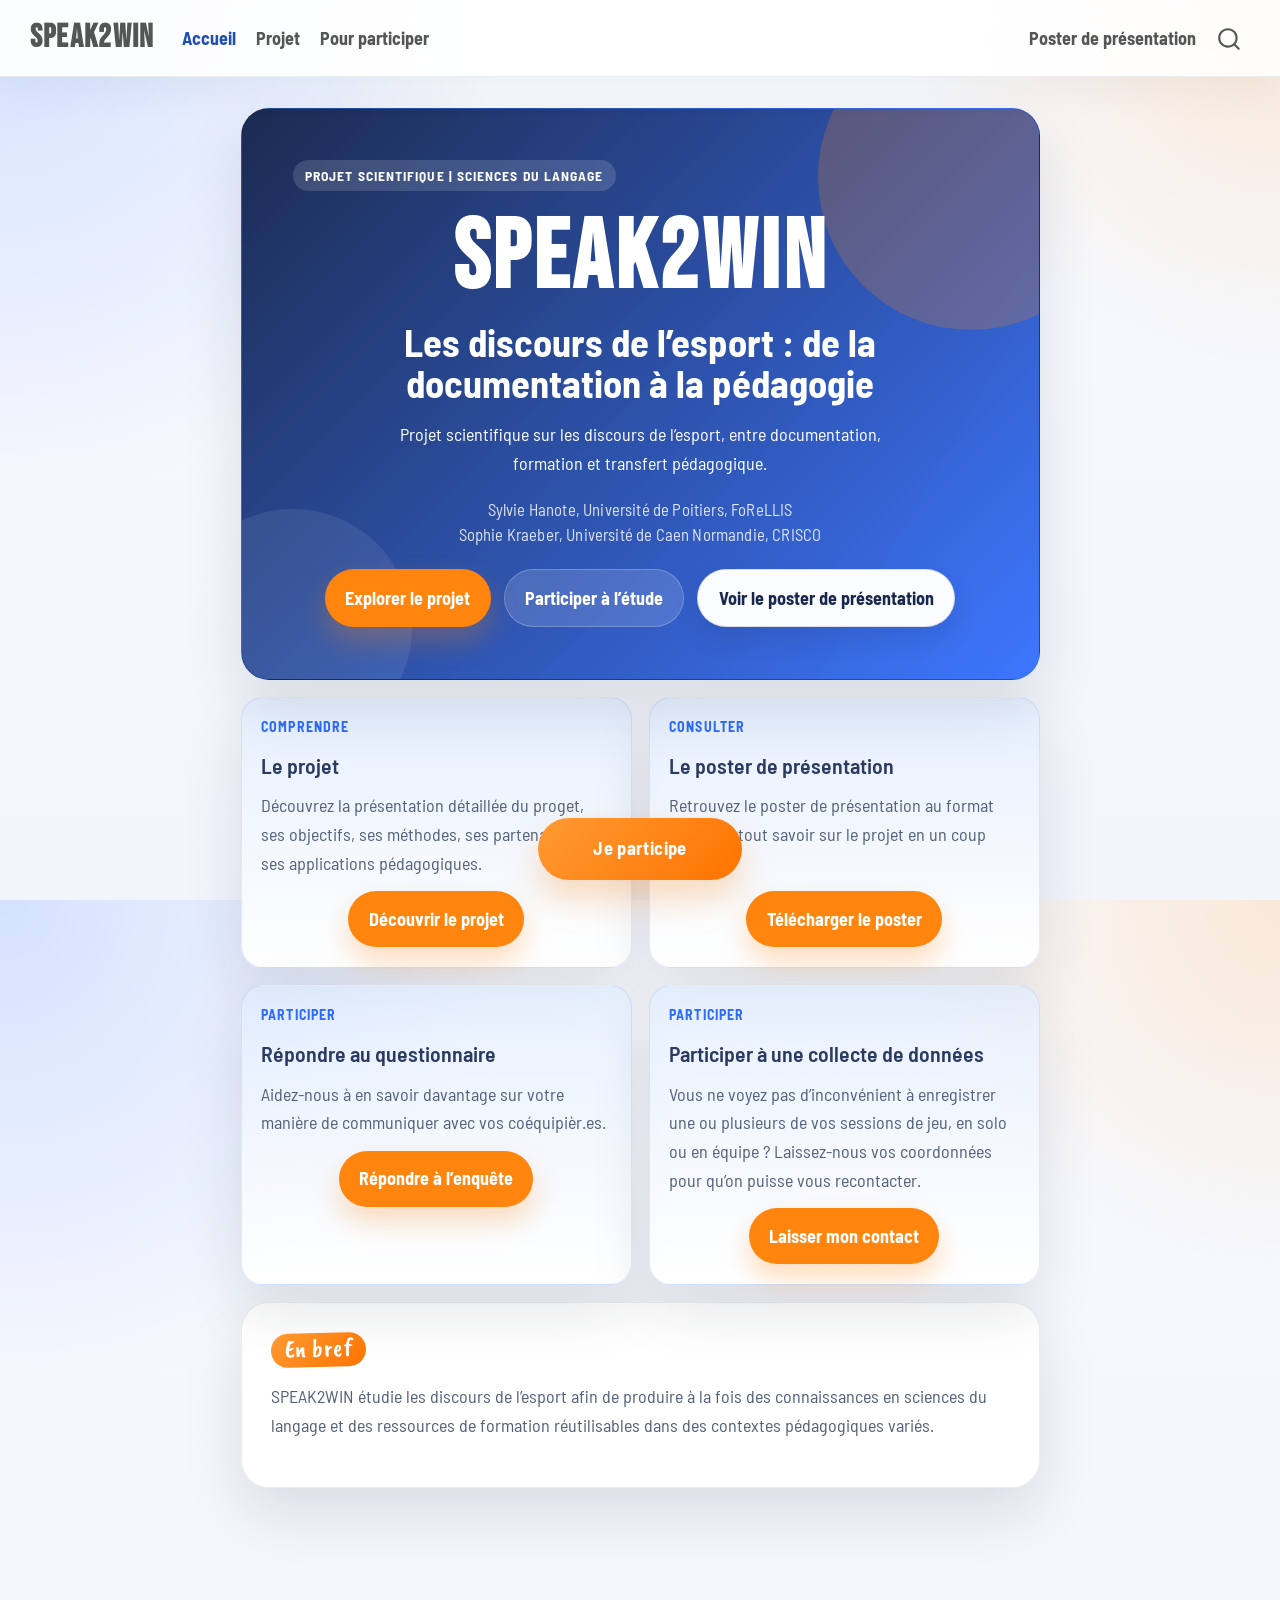
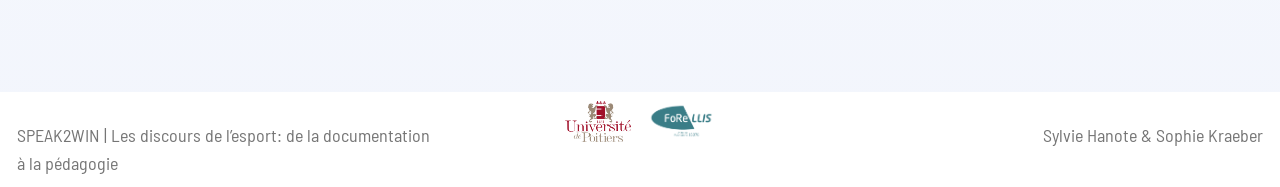
<file: index.html>
<!DOCTYPE html>
<html xmlns="http://www.w3.org/1999/xhtml" lang="fr" xml:lang="fr"><head>

<meta charset="utf-8">
<meta name="generator" content="quarto-1.8.27">

<meta name="viewport" content="width=device-width, initial-scale=1.0, user-scalable=yes">


<title>Accueil – SPEAK2WIN</title>
<style>
code{white-space: pre-wrap;}
span.smallcaps{font-variant: small-caps;}
div.columns{display: flex; gap: min(4vw, 1.5em);}
div.column{flex: auto; overflow-x: auto;}
div.hanging-indent{margin-left: 1.5em; text-indent: -1.5em;}
ul.task-list{list-style: none;}
ul.task-list li input[type="checkbox"] {
  width: 0.8em;
  margin: 0 0.8em 0.2em -1em; /* quarto-specific, see https://github.com/quarto-dev/quarto-cli/issues/4556 */ 
  vertical-align: middle;
}
</style>


<script src="site_libs/quarto-nav/quarto-nav.js"></script>
<script src="site_libs/quarto-nav/headroom.min.js"></script>
<script src="site_libs/clipboard/clipboard.min.js"></script>
<script src="site_libs/quarto-search/autocomplete.umd.js"></script>
<script src="site_libs/quarto-search/fuse.min.js"></script>
<script src="site_libs/quarto-search/quarto-search.js"></script>
<meta name="quarto:offset" content="./">
<script src="site_libs/quarto-html/quarto.js" type="module"></script>
<script src="site_libs/quarto-html/tabsets/tabsets.js" type="module"></script>
<script src="site_libs/quarto-html/axe/axe-check.js" type="module"></script>
<script src="site_libs/quarto-html/popper.min.js"></script>
<script src="site_libs/quarto-html/tippy.umd.min.js"></script>
<script src="site_libs/quarto-html/anchor.min.js"></script>
<link href="site_libs/quarto-html/tippy.css" rel="stylesheet">
<link href="site_libs/quarto-html/quarto-syntax-highlighting-ed96de9b727972fe78a7b5d16c58bf87.css" rel="stylesheet" id="quarto-text-highlighting-styles">
<script src="site_libs/bootstrap/bootstrap.min.js"></script>
<link href="site_libs/bootstrap/bootstrap-icons.css" rel="stylesheet">
<link href="site_libs/bootstrap/bootstrap-e31584831b205ffbb2d98406f31c2a5b.min.css" rel="stylesheet" append-hash="true" id="quarto-bootstrap" data-mode="light">
<script id="quarto-search-options" type="application/json">{
  "location": "navbar",
  "copy-button": false,
  "collapse-after": 3,
  "panel-placement": "end",
  "type": "overlay",
  "limit": 50,
  "keyboard-shortcut": [
    "f",
    "/",
    "s"
  ],
  "show-item-context": false,
  "language": {
    "search-no-results-text": "Pas de résultats",
    "search-matching-documents-text": "documents trouvés",
    "search-copy-link-title": "Copier le lien vers la recherche",
    "search-hide-matches-text": "Cacher les correspondances additionnelles",
    "search-more-match-text": "correspondance de plus dans ce document",
    "search-more-matches-text": "correspondances de plus dans ce document",
    "search-clear-button-title": "Effacer",
    "search-text-placeholder": "",
    "search-detached-cancel-button-title": "Annuler",
    "search-submit-button-title": "Envoyer",
    "search-label": "Recherche"
  }
}</script>
<style>html{ scroll-behavior: smooth; }</style>


<link rel="stylesheet" href="styles.css">
</head>

<body class="nav-fixed fullcontent quarto-light">

<div id="quarto-search-results"></div>
  <header id="quarto-header" class="headroom fixed-top">
    <nav class="navbar navbar-expand-lg " data-bs-theme="dark">
      <div class="navbar-container container-fluid">
      <div class="navbar-brand-container mx-auto">
    <a class="navbar-brand" href="./index.html">
    <span class="navbar-title">SPEAK2WIN</span>
    </a>
  </div>
            <div id="quarto-search" class="" title="Recherche"></div>
          <button class="navbar-toggler" type="button" data-bs-toggle="collapse" data-bs-target="#navbarCollapse" aria-controls="navbarCollapse" role="menu" aria-expanded="false" aria-label="Basculer la navigation" onclick="if (window.quartoToggleHeadroom) { window.quartoToggleHeadroom(); }">
  <span class="navbar-toggler-icon"></span>
</button>
          <div class="collapse navbar-collapse" id="navbarCollapse">
            <ul class="navbar-nav navbar-nav-scroll me-auto">
  <li class="nav-item">
    <a class="nav-link active" href="./index.html" aria-current="page"> 
<span class="menu-text">Accueil</span></a>
  </li>  
  <li class="nav-item">
    <a class="nav-link" href="./about.html"> 
<span class="menu-text">Projet</span></a>
  </li>  
  <li class="nav-item">
    <a class="nav-link" href="./formulaire.html"> 
<span class="menu-text">Pour participer</span></a>
  </li>  
</ul>
            <ul class="navbar-nav navbar-nav-scroll ms-auto">
  <li class="nav-item">
    <a class="nav-link" href="./Poster scientifique.pdf"> 
<span class="menu-text">Poster de présentation</span></a>
  </li>  
</ul>
          </div> <!-- /navcollapse -->
            <div class="quarto-navbar-tools">
</div>
      </div> <!-- /container-fluid -->
    </nav>
</header>
<!-- content -->
<div id="quarto-content" class="quarto-container page-columns page-rows-contents page-layout-article page-navbar">
<!-- sidebar -->
<!-- margin-sidebar -->
    
<!-- main -->
<main class="content" id="quarto-document-content">

<header id="title-block-header" class="quarto-title-block default">
<div class="quarto-title">
<h1 class="title">Accueil</h1>
</div>



<div class="quarto-title-meta">

    
  
    
  </div>
  


</header>


<div class="hero-panel">
<div class="section-kicker">
Projet scientifique | Sciences du langage
</div>
<div class="hero-copy">
<h1 class="hero-title">
SPEAK2WIN
</h1>
<p class="hero-subtitle">
Les discours de l’esport : de la documentation à la pédagogie
</p>
<p class="hero-description">
Projet scientifique sur les discours de l’esport, entre documentation, formation et transfert pédagogique.
</p>
<div class="hero-meta">
Sylvie Hanote, Université de Poitiers, FoReLLIS<br>Sophie Kraeber, Université de Caen Normandie, CRISCO
</div>
</div>
<div class="hero-actions">
<p><a class="button-link button-primary" href="about.html">Explorer le projet</a> <a class="button-link button-ghost" href="formulaire.html#participer-formulaire">Participer à l’étude</a> <a class="button-link button-soft" href="Poster scientifique.pdf">Voir le poster de présentation</a></p>
</div>
</div>
<div class="hub-grid">
<div class="hub-card">
<div class="hub-card-kicker">
Comprendre
</div>
<section id="le-projet" class="level3">
<h3 class="anchored" data-anchor-id="le-projet">Le projet</h3>
<p>Découvrez la présentation détaillée du proget, ses objectifs, ses méthodes, ses partenaires et ses applications pédagogiques.</p>
<p><a href="about.html" class="button-link button-primary">Découvrir le projet</a></p>
</section>
</div>
<div class="hub-card">
<div class="hub-card-kicker">
Consulter
</div>
<section id="le-poster-de-présentation" class="level3">
<h3 class="anchored" data-anchor-id="le-poster-de-présentation">Le poster de présentation</h3>
<p>Retrouvez le poster de présentation au format PDF pour tout savoir sur le projet en un coup d’œil.</p>
<p><a href="Poster scientifique.pdf" class="button-link button-primary">Télécharger le poster</a></p>
</section>
</div>
<div class="hub-card">
<div class="hub-card-kicker">
Participer
</div>
<section id="répondre-au-questionnaire" class="level3">
<h3 class="anchored" data-anchor-id="répondre-au-questionnaire">Répondre au questionnaire</h3>
<p>Aidez-nous à en savoir davantage sur votre manière de communiquer avec vos coéquipièr.es.</p>
<p><a href="formulaire.html#participer-formulaire" class="button-link button-primary">Répondre à l’enquête</a></p>
</section>
</div>
<div class="hub-card">
<div class="hub-card-kicker">
Participer
</div>
<section id="participer-à-une-collecte-de-données" class="level3">
<h3 class="anchored" data-anchor-id="participer-à-une-collecte-de-données">Participer à une collecte de données</h3>
<p>Vous ne voyez pas d’inconvénient à enregistrer une ou plusieurs de vos sessions de jeu, en solo ou en équipe ? Laissez-nous vos coordonnées pour qu’on puisse vous recontacter.</p>
<p><a href="formulaire.html#contacter-equipe" class="button-link button-primary">Laisser mon contact</a></p>
</section>
</div>
</div>
<div class="wide-panel">
<div class="section-heading">
En bref
</div>
<p>SPEAK2WIN étudie les discours de l’esport afin de produire à la fois des connaissances en sciences du langage et des ressources de formation réutilisables dans des contextes pédagogiques variés.</p>
</div>



</main> <!-- /main -->
<div class="sticky-participate" aria-label="Accès rapide au formulaire">

  <a class="sticky-participate-link" href="formulaire.html#participer-formulaire">Je participe</a>

</div>

<script id="quarto-html-after-body" type="application/javascript">
  window.document.addEventListener("DOMContentLoaded", function (event) {
    const icon = "";
    const anchorJS = new window.AnchorJS();
    anchorJS.options = {
      placement: 'right',
      icon: icon
    };
    anchorJS.add('.anchored');
    const isCodeAnnotation = (el) => {
      for (const clz of el.classList) {
        if (clz.startsWith('code-annotation-')) {                     
          return true;
        }
      }
      return false;
    }
    const onCopySuccess = function(e) {
      // button target
      const button = e.trigger;
      // don't keep focus
      button.blur();
      // flash "checked"
      button.classList.add('code-copy-button-checked');
      var currentTitle = button.getAttribute("title");
      button.setAttribute("title", "Copié");
      let tooltip;
      if (window.bootstrap) {
        button.setAttribute("data-bs-toggle", "tooltip");
        button.setAttribute("data-bs-placement", "left");
        button.setAttribute("data-bs-title", "Copié");
        tooltip = new bootstrap.Tooltip(button, 
          { trigger: "manual", 
            customClass: "code-copy-button-tooltip",
            offset: [0, -8]});
        tooltip.show();    
      }
      setTimeout(function() {
        if (tooltip) {
          tooltip.hide();
          button.removeAttribute("data-bs-title");
          button.removeAttribute("data-bs-toggle");
          button.removeAttribute("data-bs-placement");
        }
        button.setAttribute("title", currentTitle);
        button.classList.remove('code-copy-button-checked');
      }, 1000);
      // clear code selection
      e.clearSelection();
    }
    const getTextToCopy = function(trigger) {
      const outerScaffold = trigger.parentElement.cloneNode(true);
      const codeEl = outerScaffold.querySelector('code');
      for (const childEl of codeEl.children) {
        if (isCodeAnnotation(childEl)) {
          childEl.remove();
        }
      }
      return codeEl.innerText;
    }
    const clipboard = new window.ClipboardJS('.code-copy-button:not([data-in-quarto-modal])', {
      text: getTextToCopy
    });
    clipboard.on('success', onCopySuccess);
    if (window.document.getElementById('quarto-embedded-source-code-modal')) {
      const clipboardModal = new window.ClipboardJS('.code-copy-button[data-in-quarto-modal]', {
        text: getTextToCopy,
        container: window.document.getElementById('quarto-embedded-source-code-modal')
      });
      clipboardModal.on('success', onCopySuccess);
    }
      var localhostRegex = new RegExp(/^(?:http|https):\/\/localhost\:?[0-9]*\//);
      var mailtoRegex = new RegExp(/^mailto:/);
        var filterRegex = new RegExp("https:\/\/Hsbtqemy\.github\.io\/S2W\/");
      var isInternal = (href) => {
          return filterRegex.test(href) || localhostRegex.test(href) || mailtoRegex.test(href);
      }
      // Inspect non-navigation links and adorn them if external
     var links = window.document.querySelectorAll('a[href]:not(.nav-link):not(.navbar-brand):not(.toc-action):not(.sidebar-link):not(.sidebar-item-toggle):not(.pagination-link):not(.no-external):not([aria-hidden]):not(.dropdown-item):not(.quarto-navigation-tool):not(.about-link)');
      for (var i=0; i<links.length; i++) {
        const link = links[i];
        if (!isInternal(link.href)) {
          // undo the damage that might have been done by quarto-nav.js in the case of
          // links that we want to consider external
          if (link.dataset.originalHref !== undefined) {
            link.href = link.dataset.originalHref;
          }
        }
      }
    function tippyHover(el, contentFn, onTriggerFn, onUntriggerFn) {
      const config = {
        allowHTML: true,
        maxWidth: 500,
        delay: 100,
        arrow: false,
        appendTo: function(el) {
            return el.parentElement;
        },
        interactive: true,
        interactiveBorder: 10,
        theme: 'quarto',
        placement: 'bottom-start',
      };
      if (contentFn) {
        config.content = contentFn;
      }
      if (onTriggerFn) {
        config.onTrigger = onTriggerFn;
      }
      if (onUntriggerFn) {
        config.onUntrigger = onUntriggerFn;
      }
      window.tippy(el, config); 
    }
    const noterefs = window.document.querySelectorAll('a[role="doc-noteref"]');
    for (var i=0; i<noterefs.length; i++) {
      const ref = noterefs[i];
      tippyHover(ref, function() {
        // use id or data attribute instead here
        let href = ref.getAttribute('data-footnote-href') || ref.getAttribute('href');
        try { href = new URL(href).hash; } catch {}
        const id = href.replace(/^#\/?/, "");
        const note = window.document.getElementById(id);
        if (note) {
          return note.innerHTML;
        } else {
          return "";
        }
      });
    }
    const xrefs = window.document.querySelectorAll('a.quarto-xref');
    const processXRef = (id, note) => {
      // Strip column container classes
      const stripColumnClz = (el) => {
        el.classList.remove("page-full", "page-columns");
        if (el.children) {
          for (const child of el.children) {
            stripColumnClz(child);
          }
        }
      }
      stripColumnClz(note)
      if (id === null || id.startsWith('sec-')) {
        // Special case sections, only their first couple elements
        const container = document.createElement("div");
        if (note.children && note.children.length > 2) {
          container.appendChild(note.children[0].cloneNode(true));
          for (let i = 1; i < note.children.length; i++) {
            const child = note.children[i];
            if (child.tagName === "P" && child.innerText === "") {
              continue;
            } else {
              container.appendChild(child.cloneNode(true));
              break;
            }
          }
          if (window.Quarto?.typesetMath) {
            window.Quarto.typesetMath(container);
          }
          return container.innerHTML
        } else {
          if (window.Quarto?.typesetMath) {
            window.Quarto.typesetMath(note);
          }
          return note.innerHTML;
        }
      } else {
        // Remove any anchor links if they are present
        const anchorLink = note.querySelector('a.anchorjs-link');
        if (anchorLink) {
          anchorLink.remove();
        }
        if (window.Quarto?.typesetMath) {
          window.Quarto.typesetMath(note);
        }
        if (note.classList.contains("callout")) {
          return note.outerHTML;
        } else {
          return note.innerHTML;
        }
      }
    }
    for (var i=0; i<xrefs.length; i++) {
      const xref = xrefs[i];
      tippyHover(xref, undefined, function(instance) {
        instance.disable();
        let url = xref.getAttribute('href');
        let hash = undefined; 
        if (url.startsWith('#')) {
          hash = url;
        } else {
          try { hash = new URL(url).hash; } catch {}
        }
        if (hash) {
          const id = hash.replace(/^#\/?/, "");
          const note = window.document.getElementById(id);
          if (note !== null) {
            try {
              const html = processXRef(id, note.cloneNode(true));
              instance.setContent(html);
            } finally {
              instance.enable();
              instance.show();
            }
          } else {
            // See if we can fetch this
            fetch(url.split('#')[0])
            .then(res => res.text())
            .then(html => {
              const parser = new DOMParser();
              const htmlDoc = parser.parseFromString(html, "text/html");
              const note = htmlDoc.getElementById(id);
              if (note !== null) {
                const html = processXRef(id, note);
                instance.setContent(html);
              } 
            }).finally(() => {
              instance.enable();
              instance.show();
            });
          }
        } else {
          // See if we can fetch a full url (with no hash to target)
          // This is a special case and we should probably do some content thinning / targeting
          fetch(url)
          .then(res => res.text())
          .then(html => {
            const parser = new DOMParser();
            const htmlDoc = parser.parseFromString(html, "text/html");
            const note = htmlDoc.querySelector('main.content');
            if (note !== null) {
              // This should only happen for chapter cross references
              // (since there is no id in the URL)
              // remove the first header
              if (note.children.length > 0 && note.children[0].tagName === "HEADER") {
                note.children[0].remove();
              }
              const html = processXRef(null, note);
              instance.setContent(html);
            } 
          }).finally(() => {
            instance.enable();
            instance.show();
          });
        }
      }, function(instance) {
      });
    }
        let selectedAnnoteEl;
        const selectorForAnnotation = ( cell, annotation) => {
          let cellAttr = 'data-code-cell="' + cell + '"';
          let lineAttr = 'data-code-annotation="' +  annotation + '"';
          const selector = 'span[' + cellAttr + '][' + lineAttr + ']';
          return selector;
        }
        const selectCodeLines = (annoteEl) => {
          const doc = window.document;
          const targetCell = annoteEl.getAttribute("data-target-cell");
          const targetAnnotation = annoteEl.getAttribute("data-target-annotation");
          const annoteSpan = window.document.querySelector(selectorForAnnotation(targetCell, targetAnnotation));
          const lines = annoteSpan.getAttribute("data-code-lines").split(",");
          const lineIds = lines.map((line) => {
            return targetCell + "-" + line;
          })
          let top = null;
          let height = null;
          let parent = null;
          if (lineIds.length > 0) {
              //compute the position of the single el (top and bottom and make a div)
              const el = window.document.getElementById(lineIds[0]);
              top = el.offsetTop;
              height = el.offsetHeight;
              parent = el.parentElement.parentElement;
            if (lineIds.length > 1) {
              const lastEl = window.document.getElementById(lineIds[lineIds.length - 1]);
              const bottom = lastEl.offsetTop + lastEl.offsetHeight;
              height = bottom - top;
            }
            if (top !== null && height !== null && parent !== null) {
              // cook up a div (if necessary) and position it 
              let div = window.document.getElementById("code-annotation-line-highlight");
              if (div === null) {
                div = window.document.createElement("div");
                div.setAttribute("id", "code-annotation-line-highlight");
                div.style.position = 'absolute';
                parent.appendChild(div);
              }
              div.style.top = top - 2 + "px";
              div.style.height = height + 4 + "px";
              div.style.left = 0;
              let gutterDiv = window.document.getElementById("code-annotation-line-highlight-gutter");
              if (gutterDiv === null) {
                gutterDiv = window.document.createElement("div");
                gutterDiv.setAttribute("id", "code-annotation-line-highlight-gutter");
                gutterDiv.style.position = 'absolute';
                const codeCell = window.document.getElementById(targetCell);
                const gutter = codeCell.querySelector('.code-annotation-gutter');
                gutter.appendChild(gutterDiv);
              }
              gutterDiv.style.top = top - 2 + "px";
              gutterDiv.style.height = height + 4 + "px";
            }
            selectedAnnoteEl = annoteEl;
          }
        };
        const unselectCodeLines = () => {
          const elementsIds = ["code-annotation-line-highlight", "code-annotation-line-highlight-gutter"];
          elementsIds.forEach((elId) => {
            const div = window.document.getElementById(elId);
            if (div) {
              div.remove();
            }
          });
          selectedAnnoteEl = undefined;
        };
          // Handle positioning of the toggle
      window.addEventListener(
        "resize",
        throttle(() => {
          elRect = undefined;
          if (selectedAnnoteEl) {
            selectCodeLines(selectedAnnoteEl);
          }
        }, 10)
      );
      function throttle(fn, ms) {
      let throttle = false;
      let timer;
        return (...args) => {
          if(!throttle) { // first call gets through
              fn.apply(this, args);
              throttle = true;
          } else { // all the others get throttled
              if(timer) clearTimeout(timer); // cancel #2
              timer = setTimeout(() => {
                fn.apply(this, args);
                timer = throttle = false;
              }, ms);
          }
        };
      }
        // Attach click handler to the DT
        const annoteDls = window.document.querySelectorAll('dt[data-target-cell]');
        for (const annoteDlNode of annoteDls) {
          annoteDlNode.addEventListener('click', (event) => {
            const clickedEl = event.target;
            if (clickedEl !== selectedAnnoteEl) {
              unselectCodeLines();
              const activeEl = window.document.querySelector('dt[data-target-cell].code-annotation-active');
              if (activeEl) {
                activeEl.classList.remove('code-annotation-active');
              }
              selectCodeLines(clickedEl);
              clickedEl.classList.add('code-annotation-active');
            } else {
              // Unselect the line
              unselectCodeLines();
              clickedEl.classList.remove('code-annotation-active');
            }
          });
        }
    const findCites = (el) => {
      const parentEl = el.parentElement;
      if (parentEl) {
        const cites = parentEl.dataset.cites;
        if (cites) {
          return {
            el,
            cites: cites.split(' ')
          };
        } else {
          return findCites(el.parentElement)
        }
      } else {
        return undefined;
      }
    };
    var bibliorefs = window.document.querySelectorAll('a[role="doc-biblioref"]');
    for (var i=0; i<bibliorefs.length; i++) {
      const ref = bibliorefs[i];
      const citeInfo = findCites(ref);
      if (citeInfo) {
        tippyHover(citeInfo.el, function() {
          var popup = window.document.createElement('div');
          citeInfo.cites.forEach(function(cite) {
            var citeDiv = window.document.createElement('div');
            citeDiv.classList.add('hanging-indent');
            citeDiv.classList.add('csl-entry');
            var biblioDiv = window.document.getElementById('ref-' + cite);
            if (biblioDiv) {
              citeDiv.innerHTML = biblioDiv.innerHTML;
            }
            popup.appendChild(citeDiv);
          });
          return popup.innerHTML;
        });
      }
    }
  });
  </script>
</div> <!-- /content -->
<footer class="footer">
  <div class="nav-footer">
    <div class="nav-footer-left">
<p>SPEAK2WIN | Les discours de l’esport: de la documentation à la pédagogie</p>
</div>   
    <div class="nav-footer-center">
<div class="footer-logos" aria-label="Partenaires institutionnels">
<p><img src="icons/logoUP.png" class="footer-logo footer-logo-up" alt="Logo Université de Poitiers"> <img src="icons/Logo_Forellis_Transparent.png" class="footer-logo footer-logo-forellis" alt="Logo FoReLLIS"></p>
</div>
</div>
    <div class="nav-footer-right">
<p>Sylvie Hanote &amp; Sophie Kraeber</p>
</div>
  </div>
</footer>




<script src="site_libs/quarto-html/zenscroll-min.js"></script>
</body></html>
</file>
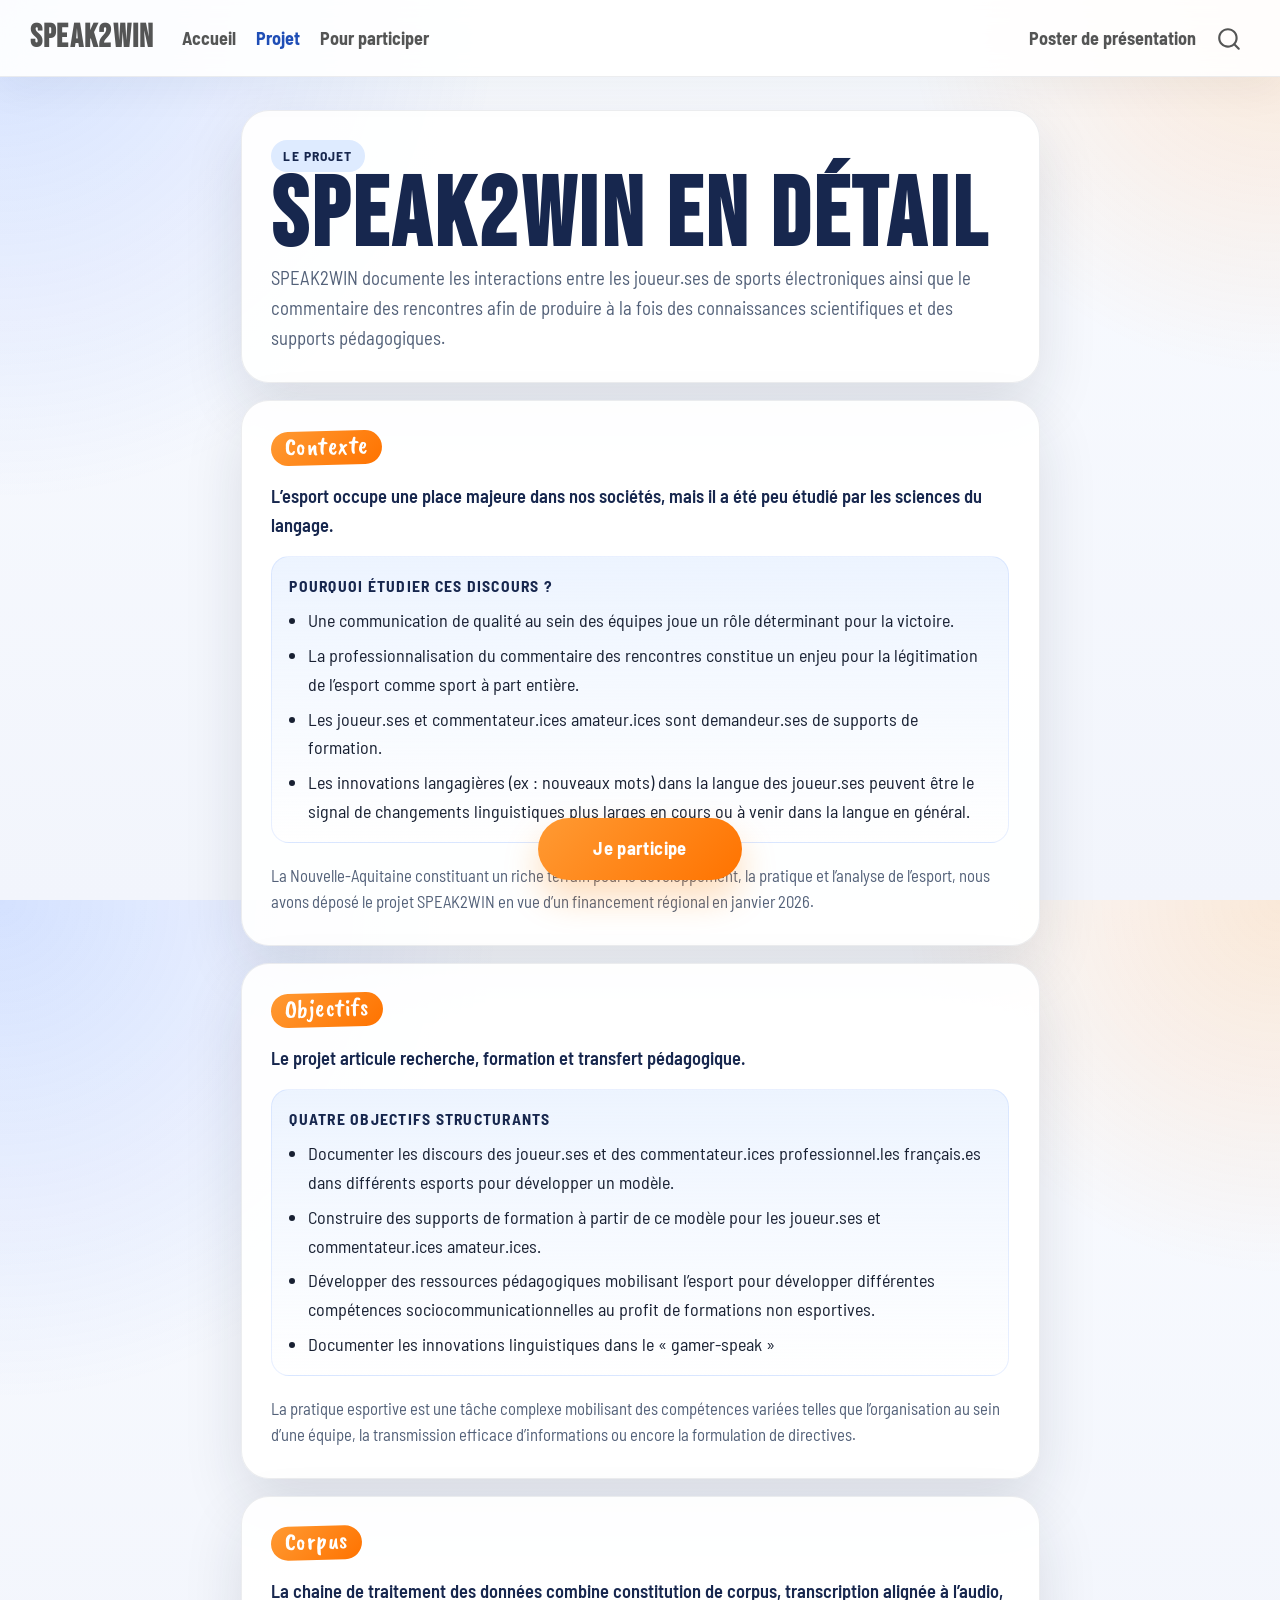
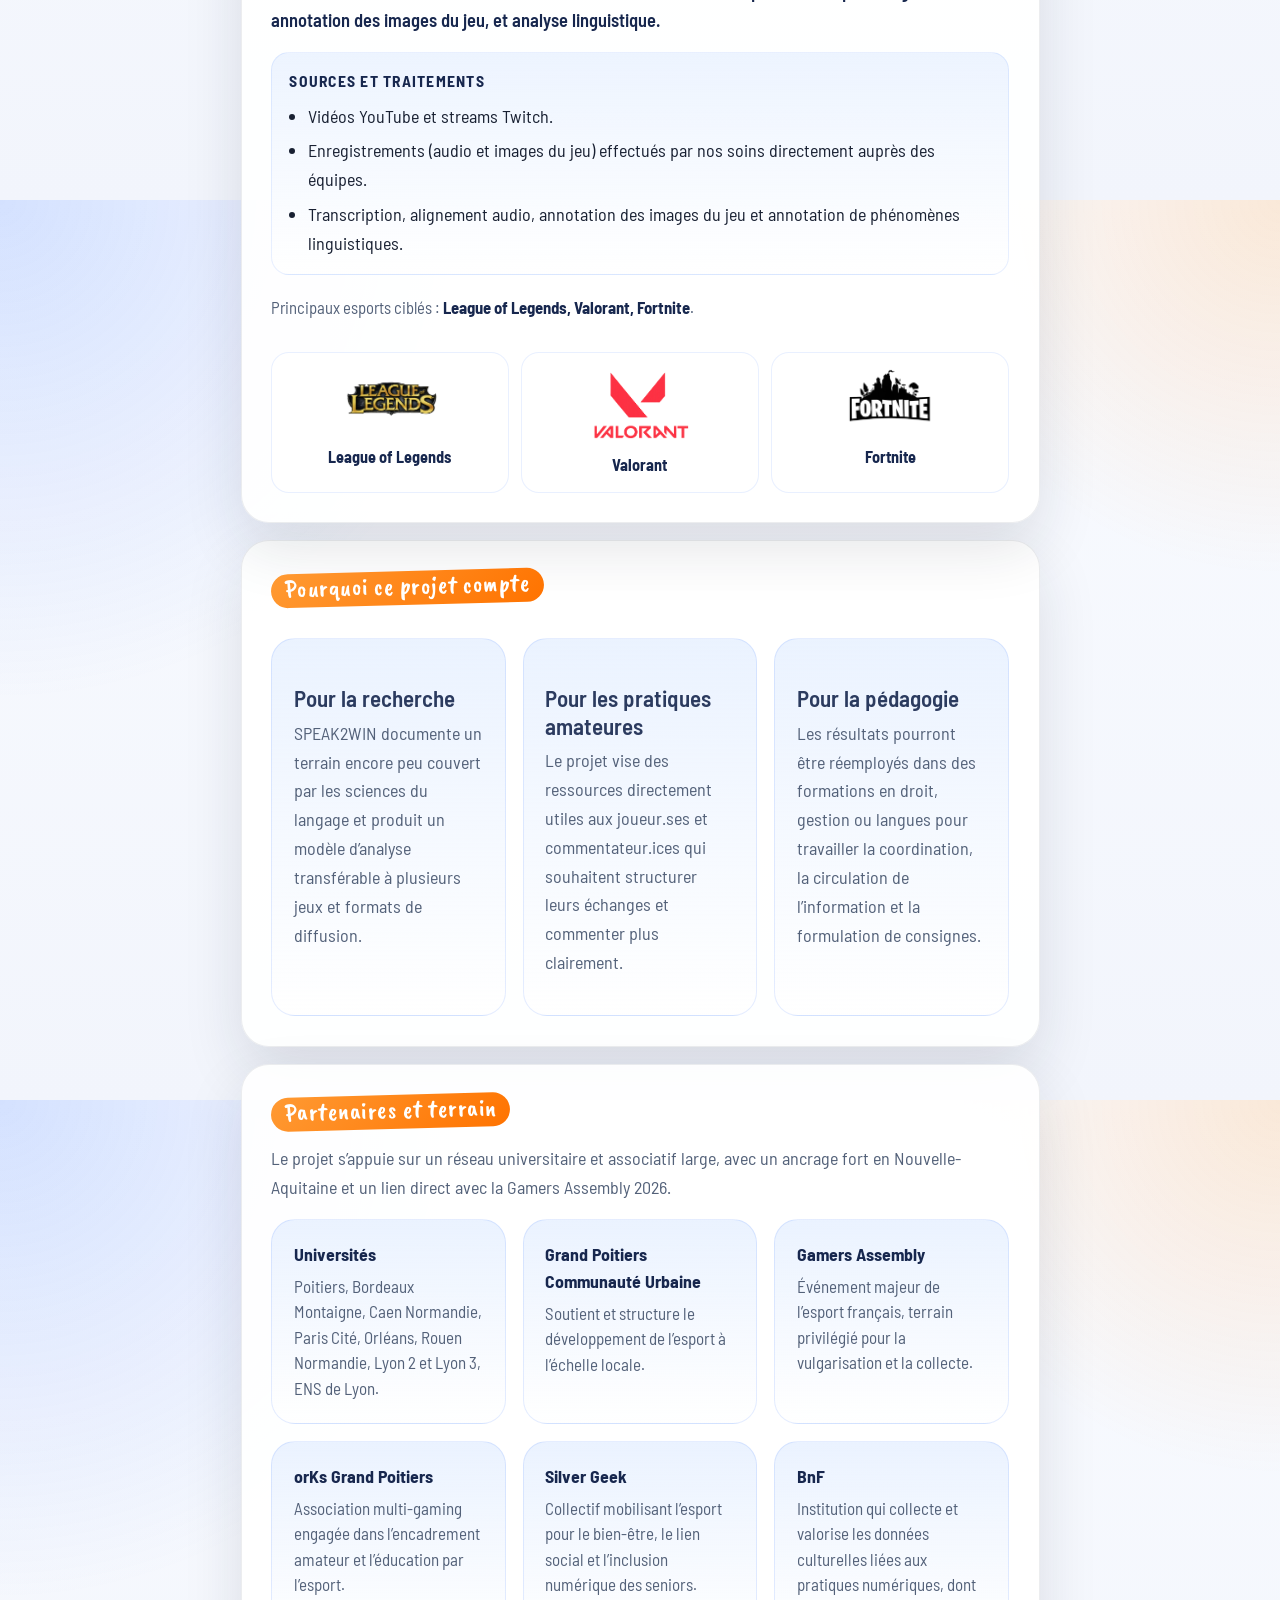
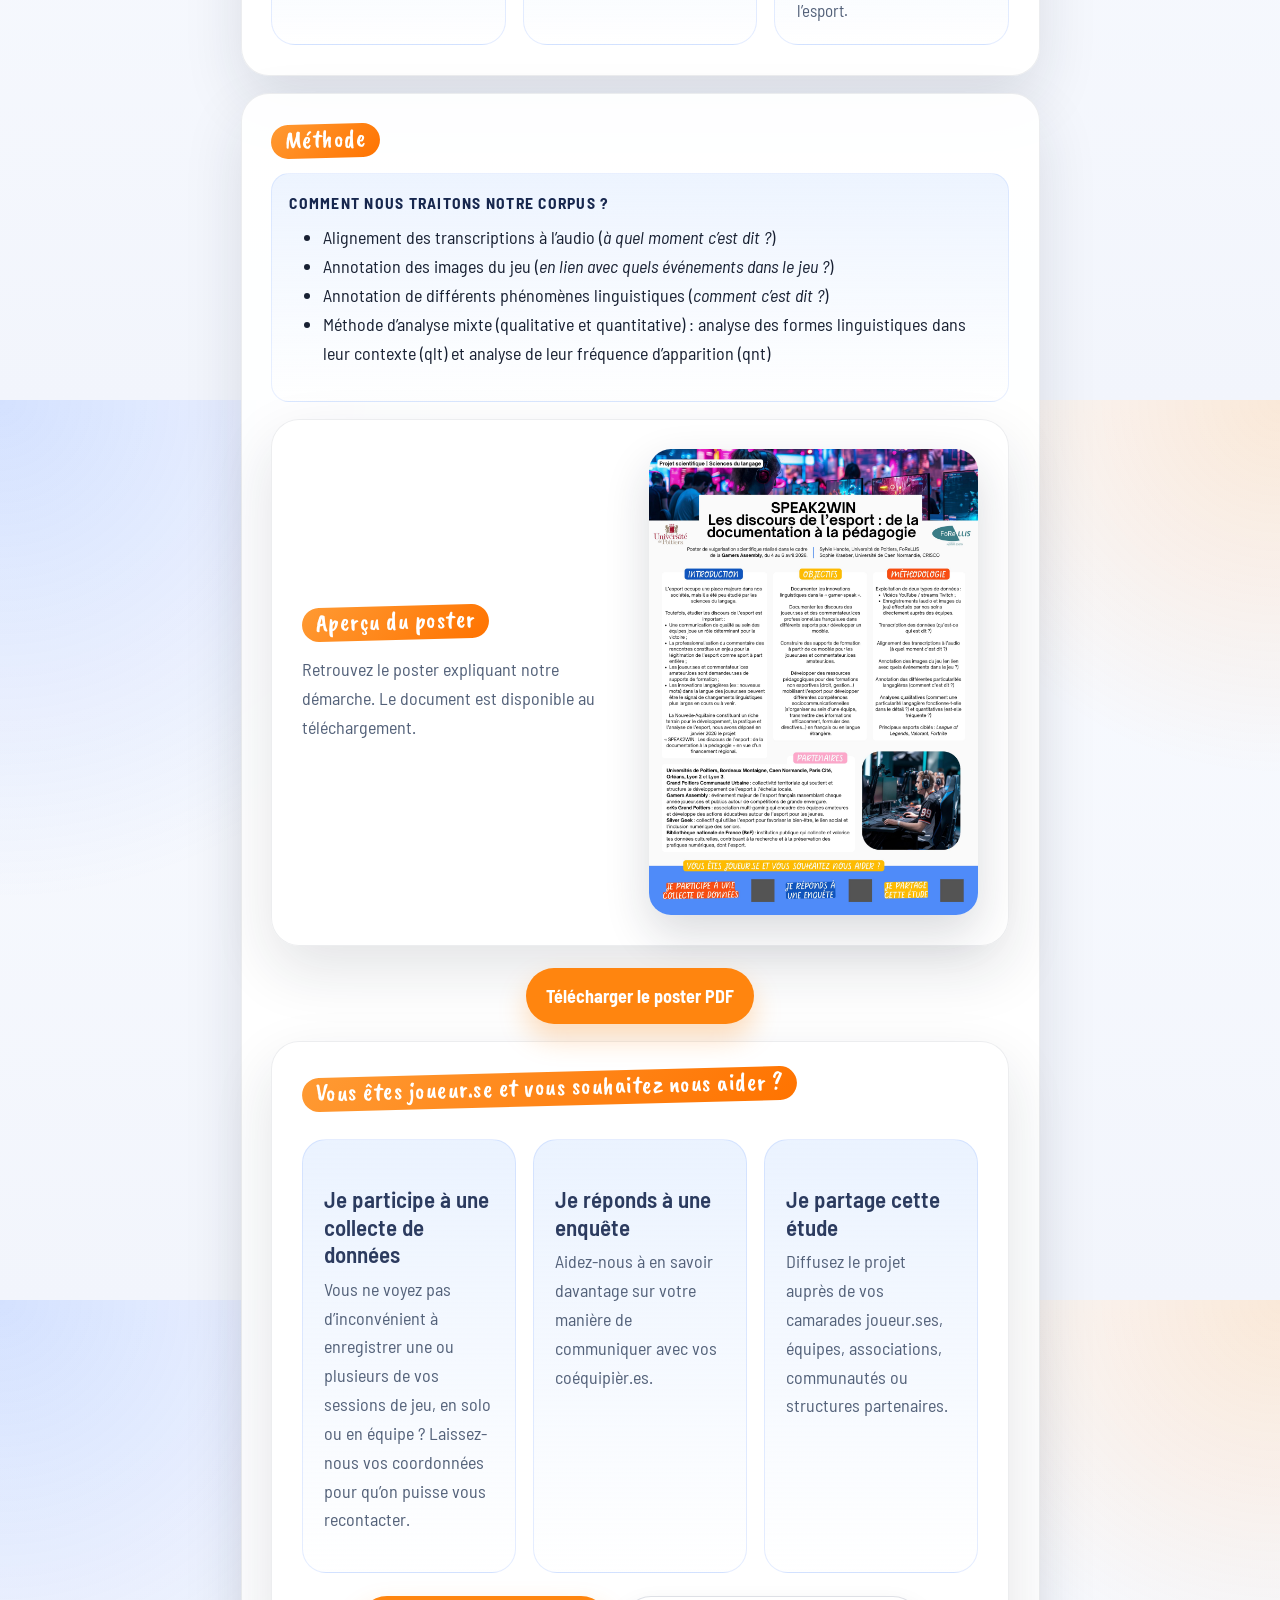
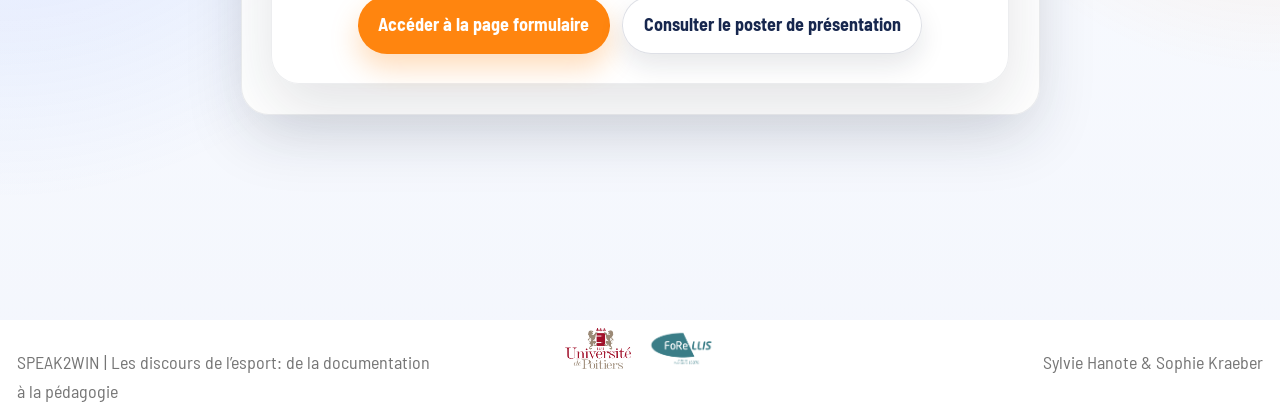
<file: about.html>
<!DOCTYPE html>
<html xmlns="http://www.w3.org/1999/xhtml" lang="fr" xml:lang="fr"><head>

<meta charset="utf-8">
<meta name="generator" content="quarto-1.8.27">

<meta name="viewport" content="width=device-width, initial-scale=1.0, user-scalable=yes">


<title>Projet – SPEAK2WIN</title>
<style>
code{white-space: pre-wrap;}
span.smallcaps{font-variant: small-caps;}
div.columns{display: flex; gap: min(4vw, 1.5em);}
div.column{flex: auto; overflow-x: auto;}
div.hanging-indent{margin-left: 1.5em; text-indent: -1.5em;}
ul.task-list{list-style: none;}
ul.task-list li input[type="checkbox"] {
  width: 0.8em;
  margin: 0 0.8em 0.2em -1em; /* quarto-specific, see https://github.com/quarto-dev/quarto-cli/issues/4556 */ 
  vertical-align: middle;
}
</style>


<script src="site_libs/quarto-nav/quarto-nav.js"></script>
<script src="site_libs/quarto-nav/headroom.min.js"></script>
<script src="site_libs/clipboard/clipboard.min.js"></script>
<script src="site_libs/quarto-search/autocomplete.umd.js"></script>
<script src="site_libs/quarto-search/fuse.min.js"></script>
<script src="site_libs/quarto-search/quarto-search.js"></script>
<meta name="quarto:offset" content="./">
<script src="site_libs/quarto-html/quarto.js" type="module"></script>
<script src="site_libs/quarto-html/tabsets/tabsets.js" type="module"></script>
<script src="site_libs/quarto-html/axe/axe-check.js" type="module"></script>
<script src="site_libs/quarto-html/popper.min.js"></script>
<script src="site_libs/quarto-html/tippy.umd.min.js"></script>
<script src="site_libs/quarto-html/anchor.min.js"></script>
<link href="site_libs/quarto-html/tippy.css" rel="stylesheet">
<link href="site_libs/quarto-html/quarto-syntax-highlighting-ed96de9b727972fe78a7b5d16c58bf87.css" rel="stylesheet" id="quarto-text-highlighting-styles">
<script src="site_libs/bootstrap/bootstrap.min.js"></script>
<link href="site_libs/bootstrap/bootstrap-icons.css" rel="stylesheet">
<link href="site_libs/bootstrap/bootstrap-e31584831b205ffbb2d98406f31c2a5b.min.css" rel="stylesheet" append-hash="true" id="quarto-bootstrap" data-mode="light">
<script id="quarto-search-options" type="application/json">{
  "location": "navbar",
  "copy-button": false,
  "collapse-after": 3,
  "panel-placement": "end",
  "type": "overlay",
  "limit": 50,
  "keyboard-shortcut": [
    "f",
    "/",
    "s"
  ],
  "show-item-context": false,
  "language": {
    "search-no-results-text": "Pas de résultats",
    "search-matching-documents-text": "documents trouvés",
    "search-copy-link-title": "Copier le lien vers la recherche",
    "search-hide-matches-text": "Cacher les correspondances additionnelles",
    "search-more-match-text": "correspondance de plus dans ce document",
    "search-more-matches-text": "correspondances de plus dans ce document",
    "search-clear-button-title": "Effacer",
    "search-text-placeholder": "",
    "search-detached-cancel-button-title": "Annuler",
    "search-submit-button-title": "Envoyer",
    "search-label": "Recherche"
  }
}</script>
<style>html{ scroll-behavior: smooth; }</style>


<link rel="stylesheet" href="styles.css">
</head>

<body class="nav-fixed fullcontent quarto-light">

<div id="quarto-search-results"></div>
  <header id="quarto-header" class="headroom fixed-top">
    <nav class="navbar navbar-expand-lg " data-bs-theme="dark">
      <div class="navbar-container container-fluid">
      <div class="navbar-brand-container mx-auto">
    <a class="navbar-brand" href="./index.html">
    <span class="navbar-title">SPEAK2WIN</span>
    </a>
  </div>
            <div id="quarto-search" class="" title="Recherche"></div>
          <button class="navbar-toggler" type="button" data-bs-toggle="collapse" data-bs-target="#navbarCollapse" aria-controls="navbarCollapse" role="menu" aria-expanded="false" aria-label="Basculer la navigation" onclick="if (window.quartoToggleHeadroom) { window.quartoToggleHeadroom(); }">
  <span class="navbar-toggler-icon"></span>
</button>
          <div class="collapse navbar-collapse" id="navbarCollapse">
            <ul class="navbar-nav navbar-nav-scroll me-auto">
  <li class="nav-item">
    <a class="nav-link" href="./index.html"> 
<span class="menu-text">Accueil</span></a>
  </li>  
  <li class="nav-item">
    <a class="nav-link active" href="./about.html" aria-current="page"> 
<span class="menu-text">Projet</span></a>
  </li>  
  <li class="nav-item">
    <a class="nav-link" href="./formulaire.html"> 
<span class="menu-text">Pour participer</span></a>
  </li>  
</ul>
            <ul class="navbar-nav navbar-nav-scroll ms-auto">
  <li class="nav-item">
    <a class="nav-link" href="./Poster scientifique.pdf"> 
<span class="menu-text">Poster de présentation</span></a>
  </li>  
</ul>
          </div> <!-- /navcollapse -->
            <div class="quarto-navbar-tools">
</div>
      </div> <!-- /container-fluid -->
    </nav>
</header>
<!-- content -->
<div id="quarto-content" class="quarto-container page-columns page-rows-contents page-layout-article page-navbar">
<!-- sidebar -->
<!-- margin-sidebar -->
    
<!-- main -->
<main class="content" id="quarto-document-content">

<header id="title-block-header" class="quarto-title-block default">
<div class="quarto-title">
<h1 class="title">Projet</h1>
</div>



<div class="quarto-title-meta">

    
  
    
  </div>
  


</header>


<div class="page-shell">
<div class="page-header">
<div class="section-kicker">
Le projet
</div>
<section id="speak2win-en-détail" class="level1">
<h1>SPEAK2WIN en détail</h1>
<p>SPEAK2WIN documente les interactions entre les joueur.ses de sports électroniques ainsi que le commentaire des rencontres afin de produire à la fois des connaissances scientifiques et des supports pédagogiques.</p>
</section>
</div>
<div id="projet" class="feature-grid">
<div class="poster-card">
<div class="hand-label">
Contexte
</div>
<p class="poster-lead">
L’esport occupe une place majeure dans nos sociétés, mais il a été peu étudié par les sciences du langage.
</p>
<div class="poster-block">
<div class="poster-block-title">
Pourquoi étudier ces discours ?
</div>
<ul>
<li>Une communication de qualité au sein des équipes joue un rôle déterminant pour la victoire.</li>
<li>La professionnalisation du commentaire des rencontres constitue un enjeu pour la légitimation de l’esport comme sport à part entière.</li>
<li>Les joueur.ses et commentateur.ices amateur.ices sont demandeur.ses de supports de formation.</li>
<li>Les innovations langagières (ex : nouveaux mots) dans la langue des joueur.ses peuvent être le signal de changements linguistiques plus larges en cours ou à venir dans la langue en général.</li>
</ul>
</div>
<p class="poster-note">
La Nouvelle-Aquitaine constituant un riche terrain pour le développement, la pratique et l’analyse de l’esport, nous avons déposé le projet SPEAK2WIN en vue d’un financement régional en janvier 2026.
</p>
</div>
<div class="poster-card">
<div class="hand-label">
Objectifs
</div>
<p class="poster-lead">
Le projet articule recherche, formation et transfert pédagogique.
</p>
<div class="poster-block">
<div class="poster-block-title">
Quatre objectifs structurants
</div>
<ul>
<li>Documenter les discours des joueur.ses et des commentateur.ices professionnel.les français.es dans différents esports pour développer un modèle.</li>
<li>Construire des supports de formation à partir de ce modèle pour les joueur.ses et commentateur.ices amateur.ices.</li>
<li>Développer des ressources pédagogiques mobilisant l’esport pour développer différentes compétences sociocommunicationnelles au profit de formations non esportives.</li>
<li>Documenter les innovations linguistiques dans le « gamer-speak »</li>
</ul>
</div>
<p class="poster-note">
La pratique esportive est une tâche complexe mobilisant des compétences variées telles que l’organisation au sein d’une équipe, la transmission efficace d’informations ou encore la formulation de directives.
</p>
</div>
<div class="poster-card">
<div class="hand-label">
Corpus
</div>
<p class="poster-lead">
La chaine de traitement des données combine constitution de corpus, transcription alignée à l’audio, annotation des images du jeu, et analyse linguistique.
</p>
<div class="poster-block">
<div class="poster-block-title">
Sources et traitements
</div>
<ul>
<li>Vidéos YouTube et streams Twitch.</li>
<li>Enregistrements (audio et images du jeu) effectués par nos soins directement auprès des équipes.</li>
<li>Transcription, alignement audio, annotation des images du jeu et annotation de phénomènes linguistiques.</li>
</ul>
</div>
<p class="poster-note">
Principaux esports ciblés : <span class="poster-tags">League of Legends, Valorant, Fortnite</span>.
</p>
<div class="esport-icon-grid">
<div class="esport-icon-card">
<img src="icons/LoL.png" class="esport-icon-image img-fluid" alt="Logo League of Legends">
<div class="esport-icon-label">
League of Legends
</div>
</div>
<div class="esport-icon-card">
<img src="icons/Valorant2.png" class="esport-icon-image esport-icon-image-valorant img-fluid" alt="Logo Valorant">
<div class="esport-icon-label">
Valorant
</div>
</div>
<div class="esport-icon-card">
<img src="icons/Fortnite.png" class="esport-icon-image img-fluid" alt="Logo Fortnite">
<div class="esport-icon-label">
Fortnite
</div>
</div>
</div>
</div>
</div>
<div class="spotlight-panel">
<div class="section-heading">
Pourquoi ce projet compte
</div>
<div class="spotlight-grid">
<section id="pour-la-recherche" class="level3 spotlight-card">
<h3 class="anchored" data-anchor-id="pour-la-recherche">Pour la recherche</h3>
<p>SPEAK2WIN documente un terrain encore peu couvert par les sciences du langage et produit un modèle d’analyse transférable à plusieurs jeux et formats de diffusion.</p>
</section>
<section id="pour-les-pratiques-amateures" class="level3 spotlight-card">
<h3 class="anchored" data-anchor-id="pour-les-pratiques-amateures">Pour les pratiques amateures</h3>
<p>Le projet vise des ressources directement utiles aux joueur.ses et commentateur.ices qui souhaitent structurer leurs échanges et commenter plus clairement.</p>
</section>
<section id="pour-la-pédagogie" class="level3 spotlight-card">
<h3 class="anchored" data-anchor-id="pour-la-pédagogie">Pour la pédagogie</h3>
<p>Les résultats pourront être réemployés dans des formations en droit, gestion ou langues pour travailler la coordination, la circulation de l’information et la formulation de consignes.</p>
</section>
</div>
</div>
<div class="partners-panel">
<div class="section-heading">
Partenaires et terrain
</div>
<p class="panel-intro">
Le projet s’appuie sur un réseau universitaire et associatif large, avec un ancrage fort en Nouvelle-Aquitaine et un lien direct avec la Gamers Assembly 2026.
</p>
<div class="pill-grid">
<div class="pill-card">
<strong>Universités</strong><span>Poitiers, Bordeaux Montaigne, Caen Normandie, Paris Cité, Orléans, Rouen Normandie, Lyon 2 et Lyon 3, ENS de Lyon.</span>
</div>
<div class="pill-card">
<strong>Grand Poitiers Communauté Urbaine</strong><span>Soutient et structure le développement de l’esport à l’échelle locale.</span>
</div>
<div class="pill-card">
<strong>Gamers Assembly</strong><span>Événement majeur de l’esport français, terrain privilégié pour la vulgarisation et la collecte.</span>
</div>
<div class="pill-card">
<strong>orKs Grand Poitiers</strong><span>Association multi-gaming engagée dans l’encadrement amateur et l’éducation par l’esport.</span>
</div>
<div class="pill-card">
<strong>Silver Geek</strong><span>Collectif mobilisant l’esport pour le bien-être, le lien social et l’inclusion numérique des seniors.</span>
</div>
<div class="pill-card">
<strong>BnF</strong><span>Institution qui collecte et valorise les données culturelles liées aux pratiques numériques, dont l’esport.</span>
</div>
</div>
</div>
<div class="wide-panel">
<div class="section-heading">
Méthode
</div>
<div class="poster-block">
<div class="poster-block-title">
Comment nous traitons notre corpus ?
</div>
<ul>
<li>Alignement des transcriptions à l’audio (<em>à quel moment c’est dit ?</em>)</li>
<li>Annotation des images du jeu (<em>en lien avec quels événements dans le jeu ?</em>)</li>
<li>Annotation de différents phénomènes linguistiques (<em>comment c’est dit ?</em>)</li>
<li>Méthode d’analyse mixte (qualitative et quantitative) : analyse des formes linguistiques dans leur contexte (qlt) et analyse de leur fréquence d’apparition (qnt)</li>
</ul>
</div>
<div class="poster-showcase">
<div class="poster-copy">
<div class="poster-mini-title">
Aperçu du poster
</div>
<p>Retrouvez le poster expliquant notre démarche. Le document est disponible au téléchargement.</p>
</div>
<p><img src="poster-apercu.jpg" class="poster-image img-fluid" alt="Aperçu du poster scientifique SPEAK2WIN"></p>
</div>
<div class="hero-actions">
<p><a href="Poster scientifique.pdf" class="button-link button-primary">Télécharger le poster PDF</a></p>
</div>
<div class="participate-panel">
<div class="section-heading">
Vous êtes joueur.se et vous souhaitez nous aider ?
</div>
<div class="participate-grid">
<section id="je-participe-à-une-collecte-de-données" class="level3 action-card">
<h3 class="anchored" data-anchor-id="je-participe-à-une-collecte-de-données">Je participe à une collecte de données</h3>
<p>Vous ne voyez pas d’inconvénient à enregistrer une ou plusieurs de vos sessions de jeu, en solo ou en équipe ? Laissez-nous vos coordonnées pour qu’on puisse vous recontacter.</p>
</section>
<section id="je-réponds-à-une-enquête" class="level3 action-card">
<h3 class="anchored" data-anchor-id="je-réponds-à-une-enquête">Je réponds à une enquête</h3>
<p>Aidez-nous à en savoir davantage sur votre manière de communiquer avec vos coéquipièr.es.</p>
</section>
<section id="je-partage-cette-étude" class="level3 action-card">
<h3 class="anchored" data-anchor-id="je-partage-cette-étude">Je partage cette étude</h3>
<p>Diffusez le projet auprès de vos camarades joueur.ses, équipes, associations, communautés ou structures partenaires.</p>
</section>
</div>
<div class="hero-actions">
<p><a class="button-link button-primary" href="formulaire.html#participer-formulaire">Accéder à la page formulaire</a> <a class="button-link button-soft" href="Poster scientifique.pdf">Consulter le poster de présentation</a></p>
</div>
</div>
</div>


</div>

</main> <!-- /main -->
<div class="sticky-participate" aria-label="Accès rapide au formulaire">

  <a class="sticky-participate-link" href="formulaire.html#participer-formulaire">Je participe</a>

</div>

<script id="quarto-html-after-body" type="application/javascript">
  window.document.addEventListener("DOMContentLoaded", function (event) {
    const icon = "";
    const anchorJS = new window.AnchorJS();
    anchorJS.options = {
      placement: 'right',
      icon: icon
    };
    anchorJS.add('.anchored');
    const isCodeAnnotation = (el) => {
      for (const clz of el.classList) {
        if (clz.startsWith('code-annotation-')) {                     
          return true;
        }
      }
      return false;
    }
    const onCopySuccess = function(e) {
      // button target
      const button = e.trigger;
      // don't keep focus
      button.blur();
      // flash "checked"
      button.classList.add('code-copy-button-checked');
      var currentTitle = button.getAttribute("title");
      button.setAttribute("title", "Copié");
      let tooltip;
      if (window.bootstrap) {
        button.setAttribute("data-bs-toggle", "tooltip");
        button.setAttribute("data-bs-placement", "left");
        button.setAttribute("data-bs-title", "Copié");
        tooltip = new bootstrap.Tooltip(button, 
          { trigger: "manual", 
            customClass: "code-copy-button-tooltip",
            offset: [0, -8]});
        tooltip.show();    
      }
      setTimeout(function() {
        if (tooltip) {
          tooltip.hide();
          button.removeAttribute("data-bs-title");
          button.removeAttribute("data-bs-toggle");
          button.removeAttribute("data-bs-placement");
        }
        button.setAttribute("title", currentTitle);
        button.classList.remove('code-copy-button-checked');
      }, 1000);
      // clear code selection
      e.clearSelection();
    }
    const getTextToCopy = function(trigger) {
      const outerScaffold = trigger.parentElement.cloneNode(true);
      const codeEl = outerScaffold.querySelector('code');
      for (const childEl of codeEl.children) {
        if (isCodeAnnotation(childEl)) {
          childEl.remove();
        }
      }
      return codeEl.innerText;
    }
    const clipboard = new window.ClipboardJS('.code-copy-button:not([data-in-quarto-modal])', {
      text: getTextToCopy
    });
    clipboard.on('success', onCopySuccess);
    if (window.document.getElementById('quarto-embedded-source-code-modal')) {
      const clipboardModal = new window.ClipboardJS('.code-copy-button[data-in-quarto-modal]', {
        text: getTextToCopy,
        container: window.document.getElementById('quarto-embedded-source-code-modal')
      });
      clipboardModal.on('success', onCopySuccess);
    }
      var localhostRegex = new RegExp(/^(?:http|https):\/\/localhost\:?[0-9]*\//);
      var mailtoRegex = new RegExp(/^mailto:/);
        var filterRegex = new RegExp("https:\/\/Hsbtqemy\.github\.io\/S2W\/");
      var isInternal = (href) => {
          return filterRegex.test(href) || localhostRegex.test(href) || mailtoRegex.test(href);
      }
      // Inspect non-navigation links and adorn them if external
     var links = window.document.querySelectorAll('a[href]:not(.nav-link):not(.navbar-brand):not(.toc-action):not(.sidebar-link):not(.sidebar-item-toggle):not(.pagination-link):not(.no-external):not([aria-hidden]):not(.dropdown-item):not(.quarto-navigation-tool):not(.about-link)');
      for (var i=0; i<links.length; i++) {
        const link = links[i];
        if (!isInternal(link.href)) {
          // undo the damage that might have been done by quarto-nav.js in the case of
          // links that we want to consider external
          if (link.dataset.originalHref !== undefined) {
            link.href = link.dataset.originalHref;
          }
        }
      }
    function tippyHover(el, contentFn, onTriggerFn, onUntriggerFn) {
      const config = {
        allowHTML: true,
        maxWidth: 500,
        delay: 100,
        arrow: false,
        appendTo: function(el) {
            return el.parentElement;
        },
        interactive: true,
        interactiveBorder: 10,
        theme: 'quarto',
        placement: 'bottom-start',
      };
      if (contentFn) {
        config.content = contentFn;
      }
      if (onTriggerFn) {
        config.onTrigger = onTriggerFn;
      }
      if (onUntriggerFn) {
        config.onUntrigger = onUntriggerFn;
      }
      window.tippy(el, config); 
    }
    const noterefs = window.document.querySelectorAll('a[role="doc-noteref"]');
    for (var i=0; i<noterefs.length; i++) {
      const ref = noterefs[i];
      tippyHover(ref, function() {
        // use id or data attribute instead here
        let href = ref.getAttribute('data-footnote-href') || ref.getAttribute('href');
        try { href = new URL(href).hash; } catch {}
        const id = href.replace(/^#\/?/, "");
        const note = window.document.getElementById(id);
        if (note) {
          return note.innerHTML;
        } else {
          return "";
        }
      });
    }
    const xrefs = window.document.querySelectorAll('a.quarto-xref');
    const processXRef = (id, note) => {
      // Strip column container classes
      const stripColumnClz = (el) => {
        el.classList.remove("page-full", "page-columns");
        if (el.children) {
          for (const child of el.children) {
            stripColumnClz(child);
          }
        }
      }
      stripColumnClz(note)
      if (id === null || id.startsWith('sec-')) {
        // Special case sections, only their first couple elements
        const container = document.createElement("div");
        if (note.children && note.children.length > 2) {
          container.appendChild(note.children[0].cloneNode(true));
          for (let i = 1; i < note.children.length; i++) {
            const child = note.children[i];
            if (child.tagName === "P" && child.innerText === "") {
              continue;
            } else {
              container.appendChild(child.cloneNode(true));
              break;
            }
          }
          if (window.Quarto?.typesetMath) {
            window.Quarto.typesetMath(container);
          }
          return container.innerHTML
        } else {
          if (window.Quarto?.typesetMath) {
            window.Quarto.typesetMath(note);
          }
          return note.innerHTML;
        }
      } else {
        // Remove any anchor links if they are present
        const anchorLink = note.querySelector('a.anchorjs-link');
        if (anchorLink) {
          anchorLink.remove();
        }
        if (window.Quarto?.typesetMath) {
          window.Quarto.typesetMath(note);
        }
        if (note.classList.contains("callout")) {
          return note.outerHTML;
        } else {
          return note.innerHTML;
        }
      }
    }
    for (var i=0; i<xrefs.length; i++) {
      const xref = xrefs[i];
      tippyHover(xref, undefined, function(instance) {
        instance.disable();
        let url = xref.getAttribute('href');
        let hash = undefined; 
        if (url.startsWith('#')) {
          hash = url;
        } else {
          try { hash = new URL(url).hash; } catch {}
        }
        if (hash) {
          const id = hash.replace(/^#\/?/, "");
          const note = window.document.getElementById(id);
          if (note !== null) {
            try {
              const html = processXRef(id, note.cloneNode(true));
              instance.setContent(html);
            } finally {
              instance.enable();
              instance.show();
            }
          } else {
            // See if we can fetch this
            fetch(url.split('#')[0])
            .then(res => res.text())
            .then(html => {
              const parser = new DOMParser();
              const htmlDoc = parser.parseFromString(html, "text/html");
              const note = htmlDoc.getElementById(id);
              if (note !== null) {
                const html = processXRef(id, note);
                instance.setContent(html);
              } 
            }).finally(() => {
              instance.enable();
              instance.show();
            });
          }
        } else {
          // See if we can fetch a full url (with no hash to target)
          // This is a special case and we should probably do some content thinning / targeting
          fetch(url)
          .then(res => res.text())
          .then(html => {
            const parser = new DOMParser();
            const htmlDoc = parser.parseFromString(html, "text/html");
            const note = htmlDoc.querySelector('main.content');
            if (note !== null) {
              // This should only happen for chapter cross references
              // (since there is no id in the URL)
              // remove the first header
              if (note.children.length > 0 && note.children[0].tagName === "HEADER") {
                note.children[0].remove();
              }
              const html = processXRef(null, note);
              instance.setContent(html);
            } 
          }).finally(() => {
            instance.enable();
            instance.show();
          });
        }
      }, function(instance) {
      });
    }
        let selectedAnnoteEl;
        const selectorForAnnotation = ( cell, annotation) => {
          let cellAttr = 'data-code-cell="' + cell + '"';
          let lineAttr = 'data-code-annotation="' +  annotation + '"';
          const selector = 'span[' + cellAttr + '][' + lineAttr + ']';
          return selector;
        }
        const selectCodeLines = (annoteEl) => {
          const doc = window.document;
          const targetCell = annoteEl.getAttribute("data-target-cell");
          const targetAnnotation = annoteEl.getAttribute("data-target-annotation");
          const annoteSpan = window.document.querySelector(selectorForAnnotation(targetCell, targetAnnotation));
          const lines = annoteSpan.getAttribute("data-code-lines").split(",");
          const lineIds = lines.map((line) => {
            return targetCell + "-" + line;
          })
          let top = null;
          let height = null;
          let parent = null;
          if (lineIds.length > 0) {
              //compute the position of the single el (top and bottom and make a div)
              const el = window.document.getElementById(lineIds[0]);
              top = el.offsetTop;
              height = el.offsetHeight;
              parent = el.parentElement.parentElement;
            if (lineIds.length > 1) {
              const lastEl = window.document.getElementById(lineIds[lineIds.length - 1]);
              const bottom = lastEl.offsetTop + lastEl.offsetHeight;
              height = bottom - top;
            }
            if (top !== null && height !== null && parent !== null) {
              // cook up a div (if necessary) and position it 
              let div = window.document.getElementById("code-annotation-line-highlight");
              if (div === null) {
                div = window.document.createElement("div");
                div.setAttribute("id", "code-annotation-line-highlight");
                div.style.position = 'absolute';
                parent.appendChild(div);
              }
              div.style.top = top - 2 + "px";
              div.style.height = height + 4 + "px";
              div.style.left = 0;
              let gutterDiv = window.document.getElementById("code-annotation-line-highlight-gutter");
              if (gutterDiv === null) {
                gutterDiv = window.document.createElement("div");
                gutterDiv.setAttribute("id", "code-annotation-line-highlight-gutter");
                gutterDiv.style.position = 'absolute';
                const codeCell = window.document.getElementById(targetCell);
                const gutter = codeCell.querySelector('.code-annotation-gutter');
                gutter.appendChild(gutterDiv);
              }
              gutterDiv.style.top = top - 2 + "px";
              gutterDiv.style.height = height + 4 + "px";
            }
            selectedAnnoteEl = annoteEl;
          }
        };
        const unselectCodeLines = () => {
          const elementsIds = ["code-annotation-line-highlight", "code-annotation-line-highlight-gutter"];
          elementsIds.forEach((elId) => {
            const div = window.document.getElementById(elId);
            if (div) {
              div.remove();
            }
          });
          selectedAnnoteEl = undefined;
        };
          // Handle positioning of the toggle
      window.addEventListener(
        "resize",
        throttle(() => {
          elRect = undefined;
          if (selectedAnnoteEl) {
            selectCodeLines(selectedAnnoteEl);
          }
        }, 10)
      );
      function throttle(fn, ms) {
      let throttle = false;
      let timer;
        return (...args) => {
          if(!throttle) { // first call gets through
              fn.apply(this, args);
              throttle = true;
          } else { // all the others get throttled
              if(timer) clearTimeout(timer); // cancel #2
              timer = setTimeout(() => {
                fn.apply(this, args);
                timer = throttle = false;
              }, ms);
          }
        };
      }
        // Attach click handler to the DT
        const annoteDls = window.document.querySelectorAll('dt[data-target-cell]');
        for (const annoteDlNode of annoteDls) {
          annoteDlNode.addEventListener('click', (event) => {
            const clickedEl = event.target;
            if (clickedEl !== selectedAnnoteEl) {
              unselectCodeLines();
              const activeEl = window.document.querySelector('dt[data-target-cell].code-annotation-active');
              if (activeEl) {
                activeEl.classList.remove('code-annotation-active');
              }
              selectCodeLines(clickedEl);
              clickedEl.classList.add('code-annotation-active');
            } else {
              // Unselect the line
              unselectCodeLines();
              clickedEl.classList.remove('code-annotation-active');
            }
          });
        }
    const findCites = (el) => {
      const parentEl = el.parentElement;
      if (parentEl) {
        const cites = parentEl.dataset.cites;
        if (cites) {
          return {
            el,
            cites: cites.split(' ')
          };
        } else {
          return findCites(el.parentElement)
        }
      } else {
        return undefined;
      }
    };
    var bibliorefs = window.document.querySelectorAll('a[role="doc-biblioref"]');
    for (var i=0; i<bibliorefs.length; i++) {
      const ref = bibliorefs[i];
      const citeInfo = findCites(ref);
      if (citeInfo) {
        tippyHover(citeInfo.el, function() {
          var popup = window.document.createElement('div');
          citeInfo.cites.forEach(function(cite) {
            var citeDiv = window.document.createElement('div');
            citeDiv.classList.add('hanging-indent');
            citeDiv.classList.add('csl-entry');
            var biblioDiv = window.document.getElementById('ref-' + cite);
            if (biblioDiv) {
              citeDiv.innerHTML = biblioDiv.innerHTML;
            }
            popup.appendChild(citeDiv);
          });
          return popup.innerHTML;
        });
      }
    }
  });
  </script>
</div> <!-- /content -->
<footer class="footer">
  <div class="nav-footer">
    <div class="nav-footer-left">
<p>SPEAK2WIN | Les discours de l’esport: de la documentation à la pédagogie</p>
</div>   
    <div class="nav-footer-center">
<div class="footer-logos" aria-label="Partenaires institutionnels">
<p><img src="icons/logoUP.png" class="footer-logo footer-logo-up" alt="Logo Université de Poitiers"> <img src="icons/Logo_Forellis_Transparent.png" class="footer-logo footer-logo-forellis" alt="Logo FoReLLIS"></p>
</div>
</div>
    <div class="nav-footer-right">
<p>Sylvie Hanote &amp; Sophie Kraeber</p>
</div>
  </div>
</footer>




<script src="site_libs/quarto-html/zenscroll-min.js"></script>
</body></html>
</file>
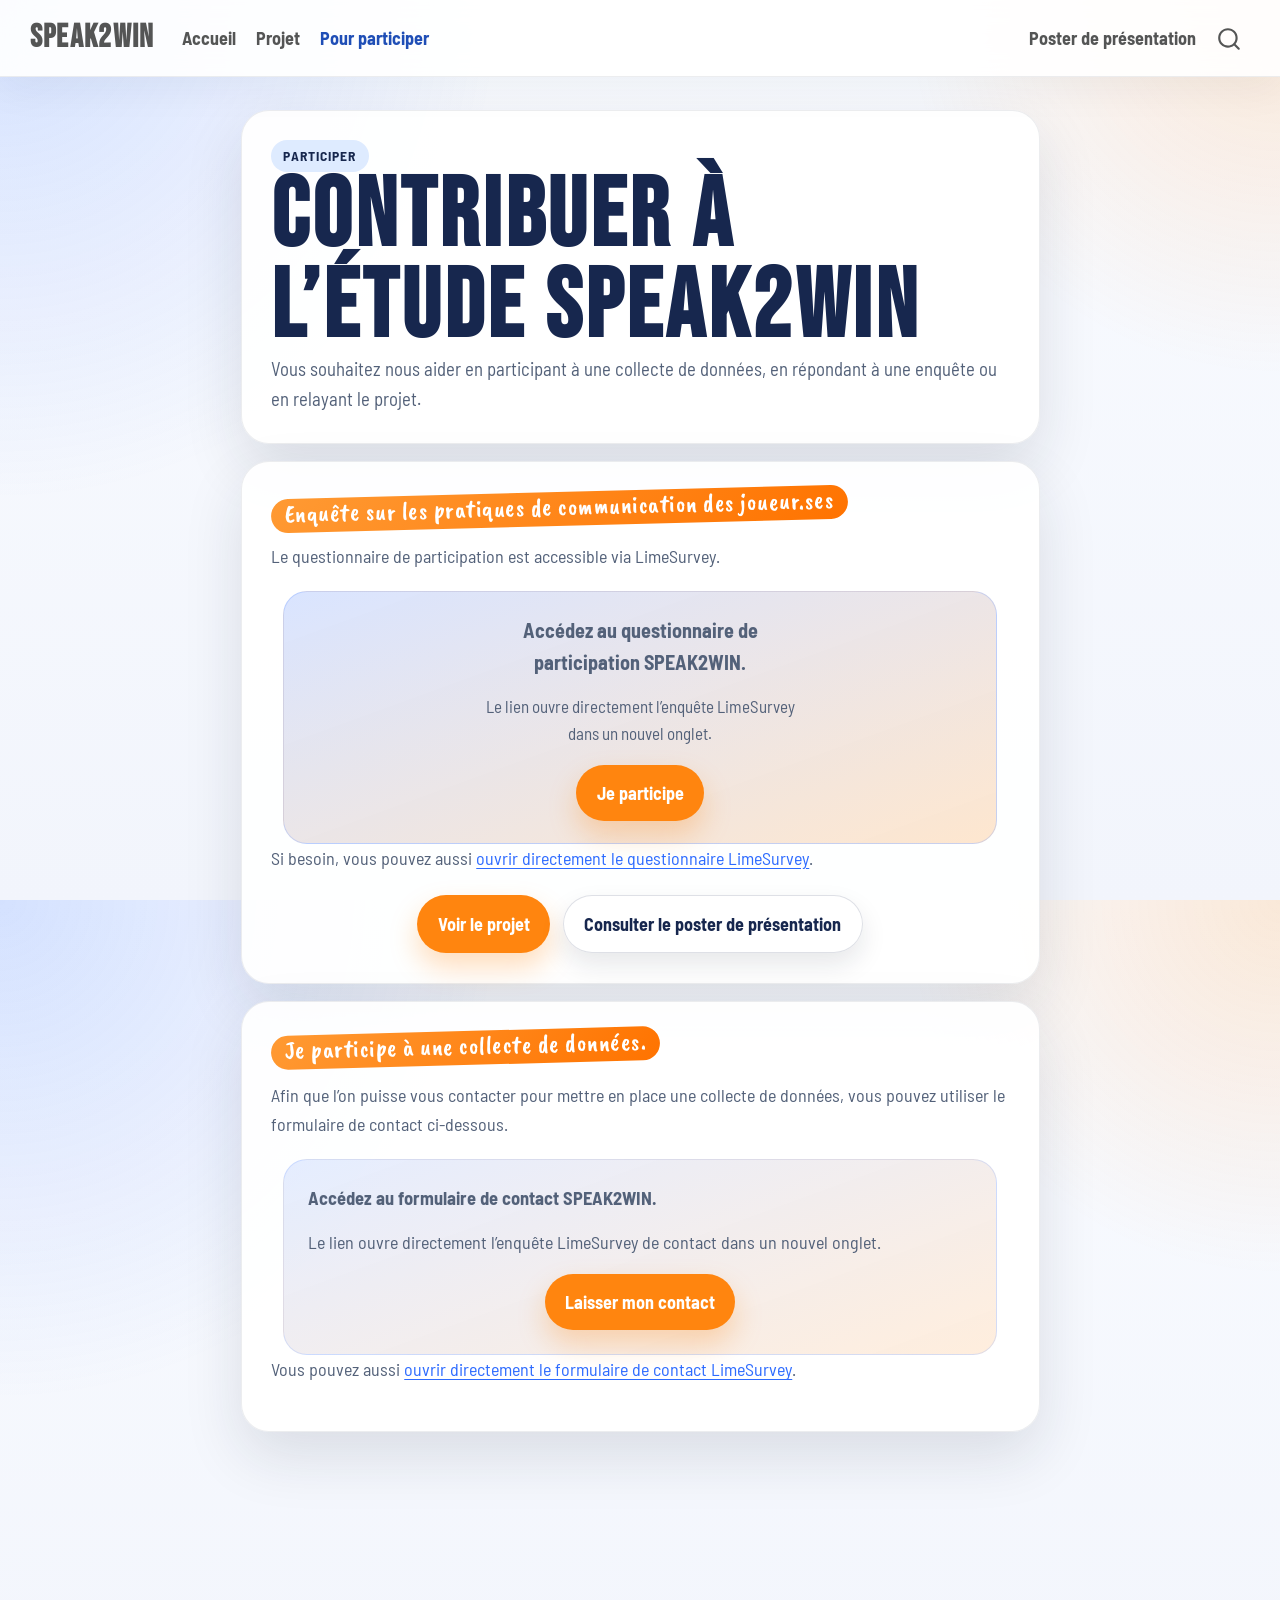
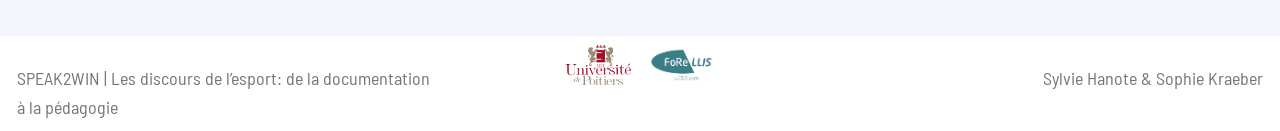
<file: formulaire.html>
<!DOCTYPE html>
<html xmlns="http://www.w3.org/1999/xhtml" lang="fr" xml:lang="fr"><head>

<meta charset="utf-8">
<meta name="generator" content="quarto-1.8.27">

<meta name="viewport" content="width=device-width, initial-scale=1.0, user-scalable=yes">


<title>Pour Participer – SPEAK2WIN</title>
<style>
code{white-space: pre-wrap;}
span.smallcaps{font-variant: small-caps;}
div.columns{display: flex; gap: min(4vw, 1.5em);}
div.column{flex: auto; overflow-x: auto;}
div.hanging-indent{margin-left: 1.5em; text-indent: -1.5em;}
ul.task-list{list-style: none;}
ul.task-list li input[type="checkbox"] {
  width: 0.8em;
  margin: 0 0.8em 0.2em -1em; /* quarto-specific, see https://github.com/quarto-dev/quarto-cli/issues/4556 */ 
  vertical-align: middle;
}
</style>


<script src="site_libs/quarto-nav/quarto-nav.js"></script>
<script src="site_libs/quarto-nav/headroom.min.js"></script>
<script src="site_libs/clipboard/clipboard.min.js"></script>
<script src="site_libs/quarto-search/autocomplete.umd.js"></script>
<script src="site_libs/quarto-search/fuse.min.js"></script>
<script src="site_libs/quarto-search/quarto-search.js"></script>
<meta name="quarto:offset" content="./">
<script src="site_libs/quarto-html/quarto.js" type="module"></script>
<script src="site_libs/quarto-html/tabsets/tabsets.js" type="module"></script>
<script src="site_libs/quarto-html/axe/axe-check.js" type="module"></script>
<script src="site_libs/quarto-html/popper.min.js"></script>
<script src="site_libs/quarto-html/tippy.umd.min.js"></script>
<script src="site_libs/quarto-html/anchor.min.js"></script>
<link href="site_libs/quarto-html/tippy.css" rel="stylesheet">
<link href="site_libs/quarto-html/quarto-syntax-highlighting-ed96de9b727972fe78a7b5d16c58bf87.css" rel="stylesheet" id="quarto-text-highlighting-styles">
<script src="site_libs/bootstrap/bootstrap.min.js"></script>
<link href="site_libs/bootstrap/bootstrap-icons.css" rel="stylesheet">
<link href="site_libs/bootstrap/bootstrap-e31584831b205ffbb2d98406f31c2a5b.min.css" rel="stylesheet" append-hash="true" id="quarto-bootstrap" data-mode="light">
<script id="quarto-search-options" type="application/json">{
  "location": "navbar",
  "copy-button": false,
  "collapse-after": 3,
  "panel-placement": "end",
  "type": "overlay",
  "limit": 50,
  "keyboard-shortcut": [
    "f",
    "/",
    "s"
  ],
  "show-item-context": false,
  "language": {
    "search-no-results-text": "Pas de résultats",
    "search-matching-documents-text": "documents trouvés",
    "search-copy-link-title": "Copier le lien vers la recherche",
    "search-hide-matches-text": "Cacher les correspondances additionnelles",
    "search-more-match-text": "correspondance de plus dans ce document",
    "search-more-matches-text": "correspondances de plus dans ce document",
    "search-clear-button-title": "Effacer",
    "search-text-placeholder": "",
    "search-detached-cancel-button-title": "Annuler",
    "search-submit-button-title": "Envoyer",
    "search-label": "Recherche"
  }
}</script>
<style>html{ scroll-behavior: smooth; }</style>


<link rel="stylesheet" href="styles.css">
</head>

<body class="nav-fixed fullcontent quarto-light">

<div id="quarto-search-results"></div>
  <header id="quarto-header" class="headroom fixed-top">
    <nav class="navbar navbar-expand-lg " data-bs-theme="dark">
      <div class="navbar-container container-fluid">
      <div class="navbar-brand-container mx-auto">
    <a class="navbar-brand" href="./index.html">
    <span class="navbar-title">SPEAK2WIN</span>
    </a>
  </div>
            <div id="quarto-search" class="" title="Recherche"></div>
          <button class="navbar-toggler" type="button" data-bs-toggle="collapse" data-bs-target="#navbarCollapse" aria-controls="navbarCollapse" role="menu" aria-expanded="false" aria-label="Basculer la navigation" onclick="if (window.quartoToggleHeadroom) { window.quartoToggleHeadroom(); }">
  <span class="navbar-toggler-icon"></span>
</button>
          <div class="collapse navbar-collapse" id="navbarCollapse">
            <ul class="navbar-nav navbar-nav-scroll me-auto">
  <li class="nav-item">
    <a class="nav-link" href="./index.html"> 
<span class="menu-text">Accueil</span></a>
  </li>  
  <li class="nav-item">
    <a class="nav-link" href="./about.html"> 
<span class="menu-text">Projet</span></a>
  </li>  
  <li class="nav-item">
    <a class="nav-link active" href="./formulaire.html" aria-current="page"> 
<span class="menu-text">Pour participer</span></a>
  </li>  
</ul>
            <ul class="navbar-nav navbar-nav-scroll ms-auto">
  <li class="nav-item">
    <a class="nav-link" href="./Poster scientifique.pdf"> 
<span class="menu-text">Poster de présentation</span></a>
  </li>  
</ul>
          </div> <!-- /navcollapse -->
            <div class="quarto-navbar-tools">
</div>
      </div> <!-- /container-fluid -->
    </nav>
</header>
<!-- content -->
<div id="quarto-content" class="quarto-container page-columns page-rows-contents page-layout-article page-navbar">
<!-- sidebar -->
<!-- margin-sidebar -->
    
<!-- main -->
<main class="content" id="quarto-document-content">

<header id="title-block-header" class="quarto-title-block default">
<div class="quarto-title">
<h1 class="title">Pour Participer</h1>
</div>



<div class="quarto-title-meta">

    
  
    
  </div>
  


</header>


<div class="page-shell">
<div class="page-header">
<div class="section-kicker">
Participer
</div>
<section id="contribuer-à-létude-speak2win" class="level1">
<h1>Contribuer à l’étude SPEAK2WIN</h1>
<p>Vous souhaitez nous aider en participant à une collecte de données, en répondant à une enquête ou en relayant le projet.</p>
</section>
</div>
<div id="participer-formulaire" class="wide-panel">
<div class="section-heading">
Enquête sur les pratiques de communication des joueur.ses
</div>
<p>Le questionnaire de participation est accessible via LimeSurvey.</p>
<div class="form-launch-panel">
<div class="form-launch-card">
<p class="form-launch-lead">
Accédez au questionnaire de participation SPEAK2WIN.
</p>
<p class="form-launch-note">
Le lien ouvre directement l’enquête LimeSurvey dans un nouvel onglet.
</p>
<div class="hero-actions">
<p><a href="https://survey.appli.univ-poitiers.fr/911129?lang=fr" class="button-link button-primary" target="_blank" rel="noopener noreferrer">Je participe</a></p>
</div>
</div>
</div>
<p>Si besoin, vous pouvez aussi <a href="https://survey.appli.univ-poitiers.fr/911129?lang=fr" target="_blank" rel="noopener noreferrer">ouvrir directement le questionnaire LimeSurvey</a>.</p>
<div class="hero-actions">
<p><a href="about.html" class="button-link button-primary">Voir le projet</a> <a href="Poster scientifique.pdf" class="button-link button-soft">Consulter le poster de présentation</a></p>
</div>
</div>
<div id="contacter-equipe" class="wide-panel">
<div class="section-heading">
Je participe à une collecte de données.
</div>
<p>Afin que l’on puisse vous contacter pour mettre en place une collecte de données, vous pouvez utiliser le formulaire de contact ci-dessous.</p>
<div class="form-launch-panel">
<div class="form-launch-card">
<p class="form-launch-lead">
Accédez au formulaire de contact SPEAK2WIN.
</p>
<p class="form-launch-note">
Le lien ouvre directement l’enquête LimeSurvey de contact dans un nouvel onglet.
</p>
<div class="hero-actions">
<p><a href="https://survey.appli.univ-poitiers.fr/887142?lang=fr" class="button-link button-primary" target="_blank" rel="noopener noreferrer">Laisser mon contact</a></p>
</div>
</div>
</div>
<p>Vous pouvez aussi <a href="https://survey.appli.univ-poitiers.fr/887142?lang=fr" target="_blank" rel="noopener noreferrer">ouvrir directement le formulaire de contact LimeSurvey</a>.</p>
</div>
</div>



</main> <!-- /main -->
<div class="sticky-participate" aria-label="Accès rapide au formulaire">

  <a class="sticky-participate-link" href="formulaire.html#participer-formulaire">Je participe</a>

</div>

<script id="quarto-html-after-body" type="application/javascript">
  window.document.addEventListener("DOMContentLoaded", function (event) {
    const icon = "";
    const anchorJS = new window.AnchorJS();
    anchorJS.options = {
      placement: 'right',
      icon: icon
    };
    anchorJS.add('.anchored');
    const isCodeAnnotation = (el) => {
      for (const clz of el.classList) {
        if (clz.startsWith('code-annotation-')) {                     
          return true;
        }
      }
      return false;
    }
    const onCopySuccess = function(e) {
      // button target
      const button = e.trigger;
      // don't keep focus
      button.blur();
      // flash "checked"
      button.classList.add('code-copy-button-checked');
      var currentTitle = button.getAttribute("title");
      button.setAttribute("title", "Copié");
      let tooltip;
      if (window.bootstrap) {
        button.setAttribute("data-bs-toggle", "tooltip");
        button.setAttribute("data-bs-placement", "left");
        button.setAttribute("data-bs-title", "Copié");
        tooltip = new bootstrap.Tooltip(button, 
          { trigger: "manual", 
            customClass: "code-copy-button-tooltip",
            offset: [0, -8]});
        tooltip.show();    
      }
      setTimeout(function() {
        if (tooltip) {
          tooltip.hide();
          button.removeAttribute("data-bs-title");
          button.removeAttribute("data-bs-toggle");
          button.removeAttribute("data-bs-placement");
        }
        button.setAttribute("title", currentTitle);
        button.classList.remove('code-copy-button-checked');
      }, 1000);
      // clear code selection
      e.clearSelection();
    }
    const getTextToCopy = function(trigger) {
      const outerScaffold = trigger.parentElement.cloneNode(true);
      const codeEl = outerScaffold.querySelector('code');
      for (const childEl of codeEl.children) {
        if (isCodeAnnotation(childEl)) {
          childEl.remove();
        }
      }
      return codeEl.innerText;
    }
    const clipboard = new window.ClipboardJS('.code-copy-button:not([data-in-quarto-modal])', {
      text: getTextToCopy
    });
    clipboard.on('success', onCopySuccess);
    if (window.document.getElementById('quarto-embedded-source-code-modal')) {
      const clipboardModal = new window.ClipboardJS('.code-copy-button[data-in-quarto-modal]', {
        text: getTextToCopy,
        container: window.document.getElementById('quarto-embedded-source-code-modal')
      });
      clipboardModal.on('success', onCopySuccess);
    }
      var localhostRegex = new RegExp(/^(?:http|https):\/\/localhost\:?[0-9]*\//);
      var mailtoRegex = new RegExp(/^mailto:/);
        var filterRegex = new RegExp("https:\/\/Hsbtqemy\.github\.io\/S2W\/");
      var isInternal = (href) => {
          return filterRegex.test(href) || localhostRegex.test(href) || mailtoRegex.test(href);
      }
      // Inspect non-navigation links and adorn them if external
     var links = window.document.querySelectorAll('a[href]:not(.nav-link):not(.navbar-brand):not(.toc-action):not(.sidebar-link):not(.sidebar-item-toggle):not(.pagination-link):not(.no-external):not([aria-hidden]):not(.dropdown-item):not(.quarto-navigation-tool):not(.about-link)');
      for (var i=0; i<links.length; i++) {
        const link = links[i];
        if (!isInternal(link.href)) {
          // undo the damage that might have been done by quarto-nav.js in the case of
          // links that we want to consider external
          if (link.dataset.originalHref !== undefined) {
            link.href = link.dataset.originalHref;
          }
        }
      }
    function tippyHover(el, contentFn, onTriggerFn, onUntriggerFn) {
      const config = {
        allowHTML: true,
        maxWidth: 500,
        delay: 100,
        arrow: false,
        appendTo: function(el) {
            return el.parentElement;
        },
        interactive: true,
        interactiveBorder: 10,
        theme: 'quarto',
        placement: 'bottom-start',
      };
      if (contentFn) {
        config.content = contentFn;
      }
      if (onTriggerFn) {
        config.onTrigger = onTriggerFn;
      }
      if (onUntriggerFn) {
        config.onUntrigger = onUntriggerFn;
      }
      window.tippy(el, config); 
    }
    const noterefs = window.document.querySelectorAll('a[role="doc-noteref"]');
    for (var i=0; i<noterefs.length; i++) {
      const ref = noterefs[i];
      tippyHover(ref, function() {
        // use id or data attribute instead here
        let href = ref.getAttribute('data-footnote-href') || ref.getAttribute('href');
        try { href = new URL(href).hash; } catch {}
        const id = href.replace(/^#\/?/, "");
        const note = window.document.getElementById(id);
        if (note) {
          return note.innerHTML;
        } else {
          return "";
        }
      });
    }
    const xrefs = window.document.querySelectorAll('a.quarto-xref');
    const processXRef = (id, note) => {
      // Strip column container classes
      const stripColumnClz = (el) => {
        el.classList.remove("page-full", "page-columns");
        if (el.children) {
          for (const child of el.children) {
            stripColumnClz(child);
          }
        }
      }
      stripColumnClz(note)
      if (id === null || id.startsWith('sec-')) {
        // Special case sections, only their first couple elements
        const container = document.createElement("div");
        if (note.children && note.children.length > 2) {
          container.appendChild(note.children[0].cloneNode(true));
          for (let i = 1; i < note.children.length; i++) {
            const child = note.children[i];
            if (child.tagName === "P" && child.innerText === "") {
              continue;
            } else {
              container.appendChild(child.cloneNode(true));
              break;
            }
          }
          if (window.Quarto?.typesetMath) {
            window.Quarto.typesetMath(container);
          }
          return container.innerHTML
        } else {
          if (window.Quarto?.typesetMath) {
            window.Quarto.typesetMath(note);
          }
          return note.innerHTML;
        }
      } else {
        // Remove any anchor links if they are present
        const anchorLink = note.querySelector('a.anchorjs-link');
        if (anchorLink) {
          anchorLink.remove();
        }
        if (window.Quarto?.typesetMath) {
          window.Quarto.typesetMath(note);
        }
        if (note.classList.contains("callout")) {
          return note.outerHTML;
        } else {
          return note.innerHTML;
        }
      }
    }
    for (var i=0; i<xrefs.length; i++) {
      const xref = xrefs[i];
      tippyHover(xref, undefined, function(instance) {
        instance.disable();
        let url = xref.getAttribute('href');
        let hash = undefined; 
        if (url.startsWith('#')) {
          hash = url;
        } else {
          try { hash = new URL(url).hash; } catch {}
        }
        if (hash) {
          const id = hash.replace(/^#\/?/, "");
          const note = window.document.getElementById(id);
          if (note !== null) {
            try {
              const html = processXRef(id, note.cloneNode(true));
              instance.setContent(html);
            } finally {
              instance.enable();
              instance.show();
            }
          } else {
            // See if we can fetch this
            fetch(url.split('#')[0])
            .then(res => res.text())
            .then(html => {
              const parser = new DOMParser();
              const htmlDoc = parser.parseFromString(html, "text/html");
              const note = htmlDoc.getElementById(id);
              if (note !== null) {
                const html = processXRef(id, note);
                instance.setContent(html);
              } 
            }).finally(() => {
              instance.enable();
              instance.show();
            });
          }
        } else {
          // See if we can fetch a full url (with no hash to target)
          // This is a special case and we should probably do some content thinning / targeting
          fetch(url)
          .then(res => res.text())
          .then(html => {
            const parser = new DOMParser();
            const htmlDoc = parser.parseFromString(html, "text/html");
            const note = htmlDoc.querySelector('main.content');
            if (note !== null) {
              // This should only happen for chapter cross references
              // (since there is no id in the URL)
              // remove the first header
              if (note.children.length > 0 && note.children[0].tagName === "HEADER") {
                note.children[0].remove();
              }
              const html = processXRef(null, note);
              instance.setContent(html);
            } 
          }).finally(() => {
            instance.enable();
            instance.show();
          });
        }
      }, function(instance) {
      });
    }
        let selectedAnnoteEl;
        const selectorForAnnotation = ( cell, annotation) => {
          let cellAttr = 'data-code-cell="' + cell + '"';
          let lineAttr = 'data-code-annotation="' +  annotation + '"';
          const selector = 'span[' + cellAttr + '][' + lineAttr + ']';
          return selector;
        }
        const selectCodeLines = (annoteEl) => {
          const doc = window.document;
          const targetCell = annoteEl.getAttribute("data-target-cell");
          const targetAnnotation = annoteEl.getAttribute("data-target-annotation");
          const annoteSpan = window.document.querySelector(selectorForAnnotation(targetCell, targetAnnotation));
          const lines = annoteSpan.getAttribute("data-code-lines").split(",");
          const lineIds = lines.map((line) => {
            return targetCell + "-" + line;
          })
          let top = null;
          let height = null;
          let parent = null;
          if (lineIds.length > 0) {
              //compute the position of the single el (top and bottom and make a div)
              const el = window.document.getElementById(lineIds[0]);
              top = el.offsetTop;
              height = el.offsetHeight;
              parent = el.parentElement.parentElement;
            if (lineIds.length > 1) {
              const lastEl = window.document.getElementById(lineIds[lineIds.length - 1]);
              const bottom = lastEl.offsetTop + lastEl.offsetHeight;
              height = bottom - top;
            }
            if (top !== null && height !== null && parent !== null) {
              // cook up a div (if necessary) and position it 
              let div = window.document.getElementById("code-annotation-line-highlight");
              if (div === null) {
                div = window.document.createElement("div");
                div.setAttribute("id", "code-annotation-line-highlight");
                div.style.position = 'absolute';
                parent.appendChild(div);
              }
              div.style.top = top - 2 + "px";
              div.style.height = height + 4 + "px";
              div.style.left = 0;
              let gutterDiv = window.document.getElementById("code-annotation-line-highlight-gutter");
              if (gutterDiv === null) {
                gutterDiv = window.document.createElement("div");
                gutterDiv.setAttribute("id", "code-annotation-line-highlight-gutter");
                gutterDiv.style.position = 'absolute';
                const codeCell = window.document.getElementById(targetCell);
                const gutter = codeCell.querySelector('.code-annotation-gutter');
                gutter.appendChild(gutterDiv);
              }
              gutterDiv.style.top = top - 2 + "px";
              gutterDiv.style.height = height + 4 + "px";
            }
            selectedAnnoteEl = annoteEl;
          }
        };
        const unselectCodeLines = () => {
          const elementsIds = ["code-annotation-line-highlight", "code-annotation-line-highlight-gutter"];
          elementsIds.forEach((elId) => {
            const div = window.document.getElementById(elId);
            if (div) {
              div.remove();
            }
          });
          selectedAnnoteEl = undefined;
        };
          // Handle positioning of the toggle
      window.addEventListener(
        "resize",
        throttle(() => {
          elRect = undefined;
          if (selectedAnnoteEl) {
            selectCodeLines(selectedAnnoteEl);
          }
        }, 10)
      );
      function throttle(fn, ms) {
      let throttle = false;
      let timer;
        return (...args) => {
          if(!throttle) { // first call gets through
              fn.apply(this, args);
              throttle = true;
          } else { // all the others get throttled
              if(timer) clearTimeout(timer); // cancel #2
              timer = setTimeout(() => {
                fn.apply(this, args);
                timer = throttle = false;
              }, ms);
          }
        };
      }
        // Attach click handler to the DT
        const annoteDls = window.document.querySelectorAll('dt[data-target-cell]');
        for (const annoteDlNode of annoteDls) {
          annoteDlNode.addEventListener('click', (event) => {
            const clickedEl = event.target;
            if (clickedEl !== selectedAnnoteEl) {
              unselectCodeLines();
              const activeEl = window.document.querySelector('dt[data-target-cell].code-annotation-active');
              if (activeEl) {
                activeEl.classList.remove('code-annotation-active');
              }
              selectCodeLines(clickedEl);
              clickedEl.classList.add('code-annotation-active');
            } else {
              // Unselect the line
              unselectCodeLines();
              clickedEl.classList.remove('code-annotation-active');
            }
          });
        }
    const findCites = (el) => {
      const parentEl = el.parentElement;
      if (parentEl) {
        const cites = parentEl.dataset.cites;
        if (cites) {
          return {
            el,
            cites: cites.split(' ')
          };
        } else {
          return findCites(el.parentElement)
        }
      } else {
        return undefined;
      }
    };
    var bibliorefs = window.document.querySelectorAll('a[role="doc-biblioref"]');
    for (var i=0; i<bibliorefs.length; i++) {
      const ref = bibliorefs[i];
      const citeInfo = findCites(ref);
      if (citeInfo) {
        tippyHover(citeInfo.el, function() {
          var popup = window.document.createElement('div');
          citeInfo.cites.forEach(function(cite) {
            var citeDiv = window.document.createElement('div');
            citeDiv.classList.add('hanging-indent');
            citeDiv.classList.add('csl-entry');
            var biblioDiv = window.document.getElementById('ref-' + cite);
            if (biblioDiv) {
              citeDiv.innerHTML = biblioDiv.innerHTML;
            }
            popup.appendChild(citeDiv);
          });
          return popup.innerHTML;
        });
      }
    }
  });
  </script>
</div> <!-- /content -->
<footer class="footer">
  <div class="nav-footer">
    <div class="nav-footer-left">
<p>SPEAK2WIN | Les discours de l’esport: de la documentation à la pédagogie</p>
</div>   
    <div class="nav-footer-center">
<div class="footer-logos" aria-label="Partenaires institutionnels">
<p><img src="icons/logoUP.png" class="footer-logo footer-logo-up" alt="Logo Université de Poitiers"> <img src="icons/Logo_Forellis_Transparent.png" class="footer-logo footer-logo-forellis" alt="Logo FoReLLIS"></p>
</div>
</div>
    <div class="nav-footer-right">
<p>Sylvie Hanote &amp; Sophie Kraeber</p>
</div>
  </div>
</footer>




<script src="site_libs/quarto-html/zenscroll-min.js"></script>
</body></html>
</file>
<file: site_libs/quarto-html/tippy.css>
.tippy-box[data-animation=fade][data-state=hidden]{opacity:0}[data-tippy-root]{max-width:calc(100vw - 10px)}.tippy-box{position:relative;background-color:#333;color:#fff;border-radius:4px;font-size:14px;line-height:1.4;white-space:normal;outline:0;transition-property:transform,visibility,opacity}.tippy-box[data-placement^=top]>.tippy-arrow{bottom:0}.tippy-box[data-placement^=top]>.tippy-arrow:before{bottom:-7px;left:0;border-width:8px 8px 0;border-top-color:initial;transform-origin:center top}.tippy-box[data-placement^=bottom]>.tippy-arrow{top:0}.tippy-box[data-placement^=bottom]>.tippy-arrow:before{top:-7px;left:0;border-width:0 8px 8px;border-bottom-color:initial;transform-origin:center bottom}.tippy-box[data-placement^=left]>.tippy-arrow{right:0}.tippy-box[data-placement^=left]>.tippy-arrow:before{border-width:8px 0 8px 8px;border-left-color:initial;right:-7px;transform-origin:center left}.tippy-box[data-placement^=right]>.tippy-arrow{left:0}.tippy-box[data-placement^=right]>.tippy-arrow:before{left:-7px;border-width:8px 8px 8px 0;border-right-color:initial;transform-origin:center right}.tippy-box[data-inertia][data-state=visible]{transition-timing-function:cubic-bezier(.54,1.5,.38,1.11)}.tippy-arrow{width:16px;height:16px;color:#333}.tippy-arrow:before{content:"";position:absolute;border-color:transparent;border-style:solid}.tippy-content{position:relative;padding:5px 9px;z-index:1}
</file>
<file: site_libs/quarto-html/quarto-syntax-highlighting-ed96de9b727972fe78a7b5d16c58bf87.css>
/* quarto syntax highlight colors */
:root {
  --quarto-hl-ot-color: #003B4F;
  --quarto-hl-at-color: #657422;
  --quarto-hl-ss-color: #20794D;
  --quarto-hl-an-color: #5E5E5E;
  --quarto-hl-fu-color: #4758AB;
  --quarto-hl-st-color: #20794D;
  --quarto-hl-cf-color: #003B4F;
  --quarto-hl-op-color: #5E5E5E;
  --quarto-hl-er-color: #AD0000;
  --quarto-hl-bn-color: #AD0000;
  --quarto-hl-al-color: #AD0000;
  --quarto-hl-va-color: #111111;
  --quarto-hl-bu-color: inherit;
  --quarto-hl-ex-color: inherit;
  --quarto-hl-pp-color: #AD0000;
  --quarto-hl-in-color: #5E5E5E;
  --quarto-hl-vs-color: #20794D;
  --quarto-hl-wa-color: #5E5E5E;
  --quarto-hl-do-color: #5E5E5E;
  --quarto-hl-im-color: #00769E;
  --quarto-hl-ch-color: #20794D;
  --quarto-hl-dt-color: #AD0000;
  --quarto-hl-fl-color: #AD0000;
  --quarto-hl-co-color: #5E5E5E;
  --quarto-hl-cv-color: #5E5E5E;
  --quarto-hl-cn-color: #8f5902;
  --quarto-hl-sc-color: #5E5E5E;
  --quarto-hl-dv-color: #AD0000;
  --quarto-hl-kw-color: #003B4F;
}

/* other quarto variables */
:root {
  --quarto-font-monospace: SFMono-Regular, Menlo, Monaco, Consolas, "Liberation Mono", "Courier New", monospace;
}

/* syntax highlight based on Pandoc's rules */
pre > code.sourceCode > span {
  color: #003B4F;
}

code.sourceCode > span {
  color: #003B4F;
}

div.sourceCode,
div.sourceCode pre.sourceCode {
  color: #003B4F;
}

/* Normal */
code span {
  color: #003B4F;
}

/* Alert */
code span.al {
  color: #AD0000;
  font-style: inherit;
}

/* Annotation */
code span.an {
  color: #5E5E5E;
  font-style: inherit;
}

/* Attribute */
code span.at {
  color: #657422;
  font-style: inherit;
}

/* BaseN */
code span.bn {
  color: #AD0000;
  font-style: inherit;
}

/* BuiltIn */
code span.bu {
  font-style: inherit;
}

/* ControlFlow */
code span.cf {
  color: #003B4F;
  font-weight: bold;
  font-style: inherit;
}

/* Char */
code span.ch {
  color: #20794D;
  font-style: inherit;
}

/* Constant */
code span.cn {
  color: #8f5902;
  font-style: inherit;
}

/* Comment */
code span.co {
  color: #5E5E5E;
  font-style: inherit;
}

/* CommentVar */
code span.cv {
  color: #5E5E5E;
  font-style: italic;
}

/* Documentation */
code span.do {
  color: #5E5E5E;
  font-style: italic;
}

/* DataType */
code span.dt {
  color: #AD0000;
  font-style: inherit;
}

/* DecVal */
code span.dv {
  color: #AD0000;
  font-style: inherit;
}

/* Error */
code span.er {
  color: #AD0000;
  font-style: inherit;
}

/* Extension */
code span.ex {
  font-style: inherit;
}

/* Float */
code span.fl {
  color: #AD0000;
  font-style: inherit;
}

/* Function */
code span.fu {
  color: #4758AB;
  font-style: inherit;
}

/* Import */
code span.im {
  color: #00769E;
  font-style: inherit;
}

/* Information */
code span.in {
  color: #5E5E5E;
  font-style: inherit;
}

/* Keyword */
code span.kw {
  color: #003B4F;
  font-weight: bold;
  font-style: inherit;
}

/* Operator */
code span.op {
  color: #5E5E5E;
  font-style: inherit;
}

/* Other */
code span.ot {
  color: #003B4F;
  font-style: inherit;
}

/* Preprocessor */
code span.pp {
  color: #AD0000;
  font-style: inherit;
}

/* SpecialChar */
code span.sc {
  color: #5E5E5E;
  font-style: inherit;
}

/* SpecialString */
code span.ss {
  color: #20794D;
  font-style: inherit;
}

/* String */
code span.st {
  color: #20794D;
  font-style: inherit;
}

/* Variable */
code span.va {
  color: #111111;
  font-style: inherit;
}

/* VerbatimString */
code span.vs {
  color: #20794D;
  font-style: inherit;
}

/* Warning */
code span.wa {
  color: #5E5E5E;
  font-style: italic;
}

.prevent-inlining {
  content: "</";
}

/*# sourceMappingURL=0920dd6d7437995b8cdf7429764427b1.css.map */
</file>
<file: styles.css>
@import url("https://fonts.googleapis.com/css2?family=Barlow+Semi+Condensed:wght@400;600;700&family=Bebas+Neue&family=Caveat+Brush&display=swap");

:root {
  --s2w-ink: #182032;
  --s2w-muted: #536179;
  --s2w-blue: #2d6bff;
  --s2w-blue-dark: #17274e;
  --s2w-blue-soft: #deebff;
  --s2w-orange: #ff850f;
  --s2w-orange-soft: #fff1e2;
  --s2w-surface: rgba(255, 255, 255, 0.92);
  --s2w-border: rgba(24, 32, 50, 0.08);
  --s2w-shadow: 0 24px 60px rgba(24, 32, 50, 0.12);
  --s2w-radius: 28px;
}

body {
  font-family: "Barlow Semi Condensed", "Segoe UI", sans-serif;
  color: var(--s2w-ink);
  background:
    radial-gradient(circle at top left, rgba(45, 107, 255, 0.18), transparent 32%),
    radial-gradient(circle at top right, rgba(255, 133, 15, 0.16), transparent 24%),
    linear-gradient(180deg, #f9fbff 0%, #f2f5fc 100%);
}

p,
li {
  font-size: 1.02rem;
  line-height: 1.6;
}

a {
  color: var(--s2w-blue);
}

a:hover {
  color: var(--s2w-blue-dark);
}

.quarto-title-block {
  display: none;
}

#quarto-header .navbar {
  background: rgba(255, 255, 255, 0.9);
  backdrop-filter: blur(14px);
  border-bottom: 1px solid var(--s2w-border);
  box-shadow: 0 12px 40px rgba(24, 32, 50, 0.05);
}

#quarto-header .navbar-brand,
#quarto-header .nav-link {
  font-family: "Barlow Semi Condensed", "Segoe UI", sans-serif;
  font-weight: 700;
}

#quarto-header .navbar-brand {
  font-family: "Bebas Neue", Impact, sans-serif;
  font-size: 1.7rem;
  letter-spacing: 0.04em;
}

.footer-logos {
  display: inline-flex;
  align-items: center;
  justify-content: center;
  gap: 1rem;
  flex-wrap: wrap;
}

.footer-logos p {
  display: flex;
  align-items: center;
  justify-content: center;
  gap: 1rem;
  margin: 0;
}

.footer-logo {
  display: block;
  width: auto;
  object-fit: contain;
}

.footer-logo-up {
  height: 2.4rem;
}

.footer-logo-forellis {
  height: 2.15rem;
}

main.content {
  max-width: 1180px;
  padding-top: 0.9rem;
  padding-bottom: 6.75rem;
}

.sticky-participate {
  position: fixed;
  left: 50%;
  bottom: 0.9rem;
  width: min(18rem, calc(100vw - 1.8rem));
  transform: translateX(-50%);
  z-index: 1100;
  pointer-events: none;
}

body:has(#participer-formulaire) .sticky-participate {
  display: none;
}

.sticky-participate-link {
  display: flex;
  align-items: center;
  justify-content: center;
  min-height: 3.6rem;
  padding: 0.9rem 1.2rem;
  border-radius: 999px;
  background: linear-gradient(135deg, #ff9a33, #ff7300);
  box-shadow: 0 18px 35px rgba(255, 133, 15, 0.28);
  color: #fff;
  font-family: "Barlow Semi Condensed", "Segoe UI", sans-serif;
  font-size: 1.08rem;
  font-weight: 700;
  letter-spacing: 0.02em;
  text-decoration: none;
  pointer-events: auto;
  transition:
    transform 160ms ease,
    box-shadow 160ms ease,
    background-color 160ms ease;
}

.sticky-participate-link:hover,
.sticky-participate-link:focus {
  transform: translateY(-2px);
  box-shadow: 0 22px 42px rgba(255, 133, 15, 0.34);
  color: #fff;
  text-decoration: none;
}

.hero-panel,
.poster-card,
.spotlight-panel,
.partners-panel,
.participate-panel,
.page-header,
.detail-card,
.wide-panel,
.poster-showcase {
  background: var(--s2w-surface);
  border: 1px solid var(--s2w-border);
  border-radius: 24px;
  box-shadow: var(--s2w-shadow);
}

.hero-panel {
  position: relative;
  overflow: hidden;
  padding: 1.3rem;
  background:
    linear-gradient(135deg, rgba(23, 39, 78, 0.98), rgba(45, 107, 255, 0.92)),
    linear-gradient(120deg, rgba(255, 133, 15, 0.15), rgba(255, 255, 255, 0));
  color: #fff;
}

.hero-panel > * {
  position: relative;
  z-index: 1;
}

.hero-copy {
  display: grid;
  gap: 0.7rem;
  justify-items: center;
  margin: 1rem auto 0;
  text-align: center;
}

.hero-panel::before,
.hero-panel::after {
  content: "";
  position: absolute;
  border-radius: 999px;
  pointer-events: none;
}

.hero-panel::before {
  width: 11rem;
  height: 11rem;
  right: -4rem;
  top: -4rem;
  background: rgba(255, 133, 15, 0.22);
}

.hero-panel::after {
  width: 8rem;
  height: 8rem;
  left: -3rem;
  bottom: -3rem;
  background: rgba(255, 255, 255, 0.08);
}

.hero-title,
.page-header h1 {
  font-family: "Bebas Neue", Impact, sans-serif;
  font-size: clamp(2.9rem, 15vw, 4.15rem);
  line-height: 0.94;
  letter-spacing: 0.04em;
  margin: 0;
}

.hero-subtitle {
  font-size: clamp(1.35rem, 7vw, 1.8rem);
  font-weight: 700;
  line-height: 1.05;
  margin: 0;
  max-width: 18ch;
  text-wrap: balance;
}

.hero-description,
.page-header > p,
.poster-copy > p {
  max-width: 56ch;
}

.hero-description {
  margin: 0;
}

.hero-meta {
  max-width: 62ch;
  margin-top: 0.15rem;
  color: rgba(255, 255, 255, 0.84);
  font-size: 0.98rem;
  letter-spacing: 0.01em;
}

.section-kicker {
  display: inline-flex;
  align-items: center;
  gap: 0.45rem;
  padding: 0.32rem 0.72rem;
  border-radius: 999px;
  background: rgba(255, 255, 255, 0.14);
  color: inherit;
  font-size: 0.8rem;
  font-weight: 700;
  text-transform: uppercase;
  letter-spacing: 0.08em;
}

.page-header {
  padding: 1.3rem;
  margin-bottom: 1rem;
}

.page-header .section-kicker {
  background: var(--s2w-blue-soft);
  color: var(--s2w-blue-dark);
}

.page-header h1 {
  color: var(--s2w-blue-dark);
}

.page-header p {
  color: var(--s2w-muted);
  font-size: 1.05rem;
  margin-bottom: 0;
}

.hero-actions {
  display: flex;
  flex-direction: column;
  align-items: stretch;
  gap: 0.75rem;
  margin-top: 1.3rem;
}

.hero-actions p {
  display: flex;
  flex-direction: column;
  gap: 0.75rem;
  width: 100%;
  margin: 0;
}

.button-link {
  display: inline-flex;
  align-items: center;
  justify-content: center;
  width: 100%;
  min-height: 3.2rem;
  padding: 0.8rem 1.2rem;
  border-radius: 999px;
  font-weight: 700;
  text-decoration: none;
  text-align: center;
  transition:
    transform 160ms ease,
    box-shadow 160ms ease,
    background-color 160ms ease,
    color 160ms ease;
}

.button-link:hover {
  transform: translateY(-2px);
  text-decoration: none;
}

.button-primary {
  background: var(--s2w-orange);
  color: #fff;
  box-shadow: 0 14px 28px rgba(255, 133, 15, 0.28);
}

.button-primary:hover,
.button-primary:focus {
  color: #fff;
  background: #f06f00;
}

.button-ghost {
  background: rgba(255, 255, 255, 0.14);
  border: 1px solid rgba(255, 255, 255, 0.22);
  color: #fff;
}

.button-ghost:hover,
.button-ghost:focus {
  color: #fff;
  background: rgba(255, 255, 255, 0.2);
}

.button-soft {
  background: rgba(255, 255, 255, 0.98);
  border: 1px solid rgba(23, 39, 78, 0.14);
  box-shadow: 0 12px 26px rgba(24, 32, 50, 0.1);
  color: var(--s2w-blue-dark);
}

.button-soft:hover,
.button-soft:focus {
  color: var(--s2w-blue-dark);
  background: #eef3ff;
  border-color: rgba(23, 39, 78, 0.2);
  box-shadow: 0 16px 30px rgba(24, 32, 50, 0.14);
}

.feature-grid,
.hub-grid,
.spotlight-grid,
.pill-grid,
.participate-grid,
.detail-grid,
.poster-showcase {
  display: grid;
  grid-template-columns: 1fr;
  gap: 1rem;
}

.feature-grid,
.hub-grid,
.spotlight-grid,
.participate-grid {
  margin-top: 1rem;
}

.feature-grid .poster-card {
  margin-top: 0;
}

.hub-card {
  display: grid;
  gap: 0.8rem;
  height: 100%;
  align-content: start;
  padding: 1.15rem;
  border-radius: 22px;
  background: linear-gradient(180deg, rgba(222, 235, 255, 0.62), rgba(255, 255, 255, 0.95));
  border: 1px solid rgba(45, 107, 255, 0.12);
  box-shadow: var(--s2w-shadow);
}

.hub-card > section {
  display: flex;
  flex-direction: column;
  gap: 0.8rem;
  height: 100%;
}

.hub-card p {
  margin: 0;
  color: var(--s2w-muted);
}

.hub-card section > p:last-child {
  margin-top: auto;
  display: flex;
  justify-content: center;
}

.hub-card h3 {
  margin: 0;
  font-size: 1.28rem;
  color: var(--s2w-blue-dark);
}

.hub-card-kicker {
  font-size: 0.82rem;
  font-weight: 700;
  letter-spacing: 0.08em;
  text-transform: uppercase;
  color: var(--s2w-blue);
}

.poster-card {
  display: grid;
  gap: 0.95rem;
  align-content: start;
}

.poster-card,
.detail-card,
.wide-panel,
.spotlight-panel,
.partners-panel,
.participate-panel,
.poster-showcase {
  padding: 1.2rem;
  margin-top: 1rem;
}

.wide-panel {
  margin-top: 1rem;
}

.hand-label,
.section-heading,
.poster-mini-title {
  display: inline-block;
  justify-self: start;
  width: fit-content;
  max-width: 100%;
  padding: 0.18rem 0.8rem 0.36rem;
  border-radius: 999px;
  background: linear-gradient(135deg, #ff9a33, #ff7300);
  color: #fff;
  font-family: "Caveat Brush", "Segoe UI", cursive;
  font-size: 1.35rem;
  letter-spacing: 0.02em;
  line-height: 1;
  transform: rotate(-1.5deg);
}

.section-heading,
.poster-mini-title {
  margin-bottom: 0.9rem;
}

.poster-mini-title {
  margin-top: 0;
}

.poster-card ul,
.detail-card ul {
  padding-left: 1.1rem;
  margin-bottom: 0;
}

.poster-card p {
  margin: 0;
}

.poster-card li + li,
.detail-card li + li {
  margin-top: 0.35rem;
}

.poster-lead {
  font-size: 1.08rem;
  font-weight: 600;
  color: var(--s2w-blue-dark);
}

.poster-block {
  padding: 0.95rem 1rem;
  border-radius: 18px;
  background: linear-gradient(180deg, rgba(222, 235, 255, 0.55), rgba(255, 255, 255, 0.92));
  border: 1px solid rgba(45, 107, 255, 0.1);
}

.poster-block-title {
  margin-bottom: 0.55rem;
  font-size: 0.92rem;
  font-weight: 700;
  letter-spacing: 0.08em;
  text-transform: uppercase;
  color: var(--s2w-blue-dark);
}

.poster-note {
  padding-top: 0.15rem;
  color: var(--s2w-muted);
  font-size: 0.98rem;
}

.poster-tags {
  font-weight: 700;
  color: var(--s2w-blue-dark);
}

.esport-icon-grid {
  display: grid;
  grid-template-columns: 1fr;
  gap: 0.75rem;
  margin-top: 0.9rem;
}

.esport-icon-card {
  display: grid;
  justify-items: center;
  gap: 0.55rem;
  padding: 0.85rem 0.75rem;
  border-radius: 18px;
  background: rgba(255, 255, 255, 0.72);
  border: 1px solid rgba(45, 107, 255, 0.1);
}

.esport-icon-image {
  width: 100%;
  max-width: 10rem;
  max-height: 3.6rem;
  object-fit: contain;
}

.esport-icon-image-valorant {
  max-width: 11.8rem;
  max-height: 4.5rem;
}

.esport-icon-label {
  text-align: center;
  font-size: 0.95rem;
  font-weight: 700;
  color: var(--s2w-blue-dark);
}

.spotlight-grid h3,
.participate-grid h3 {
  font-size: 1.22rem;
  margin-bottom: 0.35rem;
  color: var(--s2w-blue-dark);
}

.pill-card,
.action-card,
.spotlight-card {
  height: 100%;
  padding: 1rem;
  border-radius: 22px;
  background: linear-gradient(180deg, rgba(222, 235, 255, 0.62), rgba(255, 255, 255, 0.95));
  border: 1px solid rgba(45, 107, 255, 0.12);
}

.pill-card {
  display: flex;
  flex-direction: column;
  gap: 0.35rem;
}

.pill-card strong {
  color: var(--s2w-blue-dark);
  font-size: 1.05rem;
}

.pill-card span,
.action-card p,
.spotlight-card p,
.hub-card p,
.wide-panel p,
.detail-card p,
.poster-copy p {
  color: var(--s2w-muted);
}

.panel-intro {
  margin-bottom: 1rem;
  color: var(--s2w-muted);
}

.poster-showcase {
  align-items: center;
}

.poster-showcase > p {
  margin: 0;
}

.poster-image {
  width: 100%;
  border-radius: 20px;
  box-shadow: 0 18px 45px rgba(24, 32, 50, 0.16);
}

.page-shell {
  margin-top: 0.1rem;
}

.form-launch-panel {
  max-width: 42rem;
  margin-top: 1.2rem;
  margin-inline: auto;
}

.form-launch-card {
  display: grid;
  gap: 0.85rem;
  padding: 1.15rem;
  border-radius: 22px;
  background: linear-gradient(160deg, rgba(45, 107, 255, 0.12), rgba(255, 133, 15, 0.14));
  border: 1px solid rgba(45, 107, 255, 0.14);
}

#participer-formulaire .form-launch-card {
  justify-items: center;
  text-align: center;
  padding: 1.3rem 1.15rem;
  background: linear-gradient(160deg, rgba(45, 107, 255, 0.18), rgba(255, 133, 15, 0.2));
  border-color: rgba(45, 107, 255, 0.18);
}

.form-launch-card .hero-actions {
  margin-top: 0.2rem;
  justify-content: center;
}

.form-launch-lead {
  margin: 0;
  font-size: 1.08rem;
  font-weight: 700;
  color: var(--s2w-blue-dark);
}

.form-launch-note {
  margin: 0;
  color: var(--s2w-muted);
}

#participer-formulaire .form-launch-lead {
  max-width: 26ch;
  font-size: 1.18rem;
  text-wrap: balance;
}

#participer-formulaire .form-launch-note {
  max-width: 38ch;
  font-size: 1rem;
}

#participer-formulaire .form-launch-card .hero-actions,
#participer-formulaire .form-launch-card .hero-actions p {
  width: 100%;
  justify-content: center;
}

#quarto-content .page-columns {
  column-gap: 1.2rem;
}

@media (min-width: 640px) {
  main.content {
    padding-top: 1.1rem;
    padding-bottom: 7rem;
  }

  #quarto-header .navbar-brand {
    font-size: 1.9rem;
  }

  .hero-panel,
  .page-header,
  .poster-card,
  .detail-card,
  .wide-panel,
  .spotlight-panel,
  .partners-panel,
  .participate-panel,
  .poster-showcase {
    padding: 1.45rem;
  }

  .hero-actions {
    flex-direction: row;
    flex-wrap: wrap;
    justify-content: center;
  }

  .hero-actions p {
    flex-direction: row;
    flex-wrap: wrap;
    justify-content: center;
  }

  .button-link {
    width: auto;
  }

  .pill-grid {
    grid-template-columns: repeat(2, minmax(0, 1fr));
  }

  .esport-icon-grid {
    grid-template-columns: repeat(3, minmax(0, 1fr));
  }

  .hero-copy {
    margin-top: 1.35rem;
  }

  .sticky-participate {
    left: 50%;
    bottom: 1.2rem;
    width: auto;
  }

  .sticky-participate-link {
    min-width: 12rem;
    padding-inline: 1.5rem;
  }
}

@media (min-width: 768px) {
  p,
  li {
    font-size: 1.06rem;
  }

  .hero-panel {
    padding: 1.7rem;
  }

  .hero-title,
  .page-header h1 {
    font-size: clamp(3.6rem, 9vw, 4.9rem);
  }

  .hero-subtitle {
    font-size: clamp(1.45rem, 3.2vw, 2rem);
    max-width: 28ch;
  }

  .hero-copy {
    gap: 0.85rem;
    max-width: 46rem;
  }

  .page-header p {
    font-size: 1.1rem;
  }

  .detail-grid,
  .poster-showcase {
    grid-template-columns: repeat(2, minmax(0, 1fr));
  }

  .hub-grid,
  .spotlight-grid,
  .participate-grid {
    grid-template-columns: repeat(2, minmax(0, 1fr));
  }

  .hand-label,
  .section-heading,
  .poster-mini-title {
    font-size: 1.48rem;
  }
}

@media (min-width: 992px) {
  main.content {
    padding-top: 1.5rem;
    padding-bottom: 7.5rem;
  }

  .hero-panel {
    padding: clamp(2rem, 4vw, 3.5rem);
    border-radius: var(--s2w-radius);
  }

  .hero-panel::before {
    width: 18rem;
    height: 18rem;
    right: -5rem;
    top: -5rem;
  }

  .hero-panel::after {
    width: 14rem;
    height: 14rem;
    left: -4rem;
    bottom: -4rem;
  }

  .page-header,
  .poster-card,
  .detail-card,
  .wide-panel,
  .spotlight-panel,
  .partners-panel,
  .participate-panel,
  .poster-showcase {
    padding: 1.75rem;
    border-radius: var(--s2w-radius);
  }

  .hero-title,
  .page-header h1 {
    font-size: clamp(4.5rem, 8vw, 5.7rem);
  }

  .hero-subtitle {
    font-size: clamp(1.5rem, 3vw, 2.4rem);
    max-width: 32ch;
  }

  .hero-copy {
    max-width: 58rem;
    gap: 1rem;
  }

  .spotlight-grid,
  .participate-grid {
    grid-template-columns: repeat(3, minmax(0, 1fr));
  }

  .hub-grid {
    grid-template-columns: repeat(2, minmax(0, 1fr));
  }

  .pill-grid {
    grid-template-columns: repeat(3, minmax(0, 1fr));
  }

  .spotlight-grid h3,
  .participate-grid h3 {
    font-size: 1.35rem;
  }

  .pill-card,
  .action-card,
  .spotlight-card {
    padding: 1.25rem;
    border-radius: 24px;
  }

  .poster-image {
    border-radius: 22px;
  }

  .form-launch-card {
    padding: 1.4rem;
    border-radius: 24px;
  }
}
</file>
